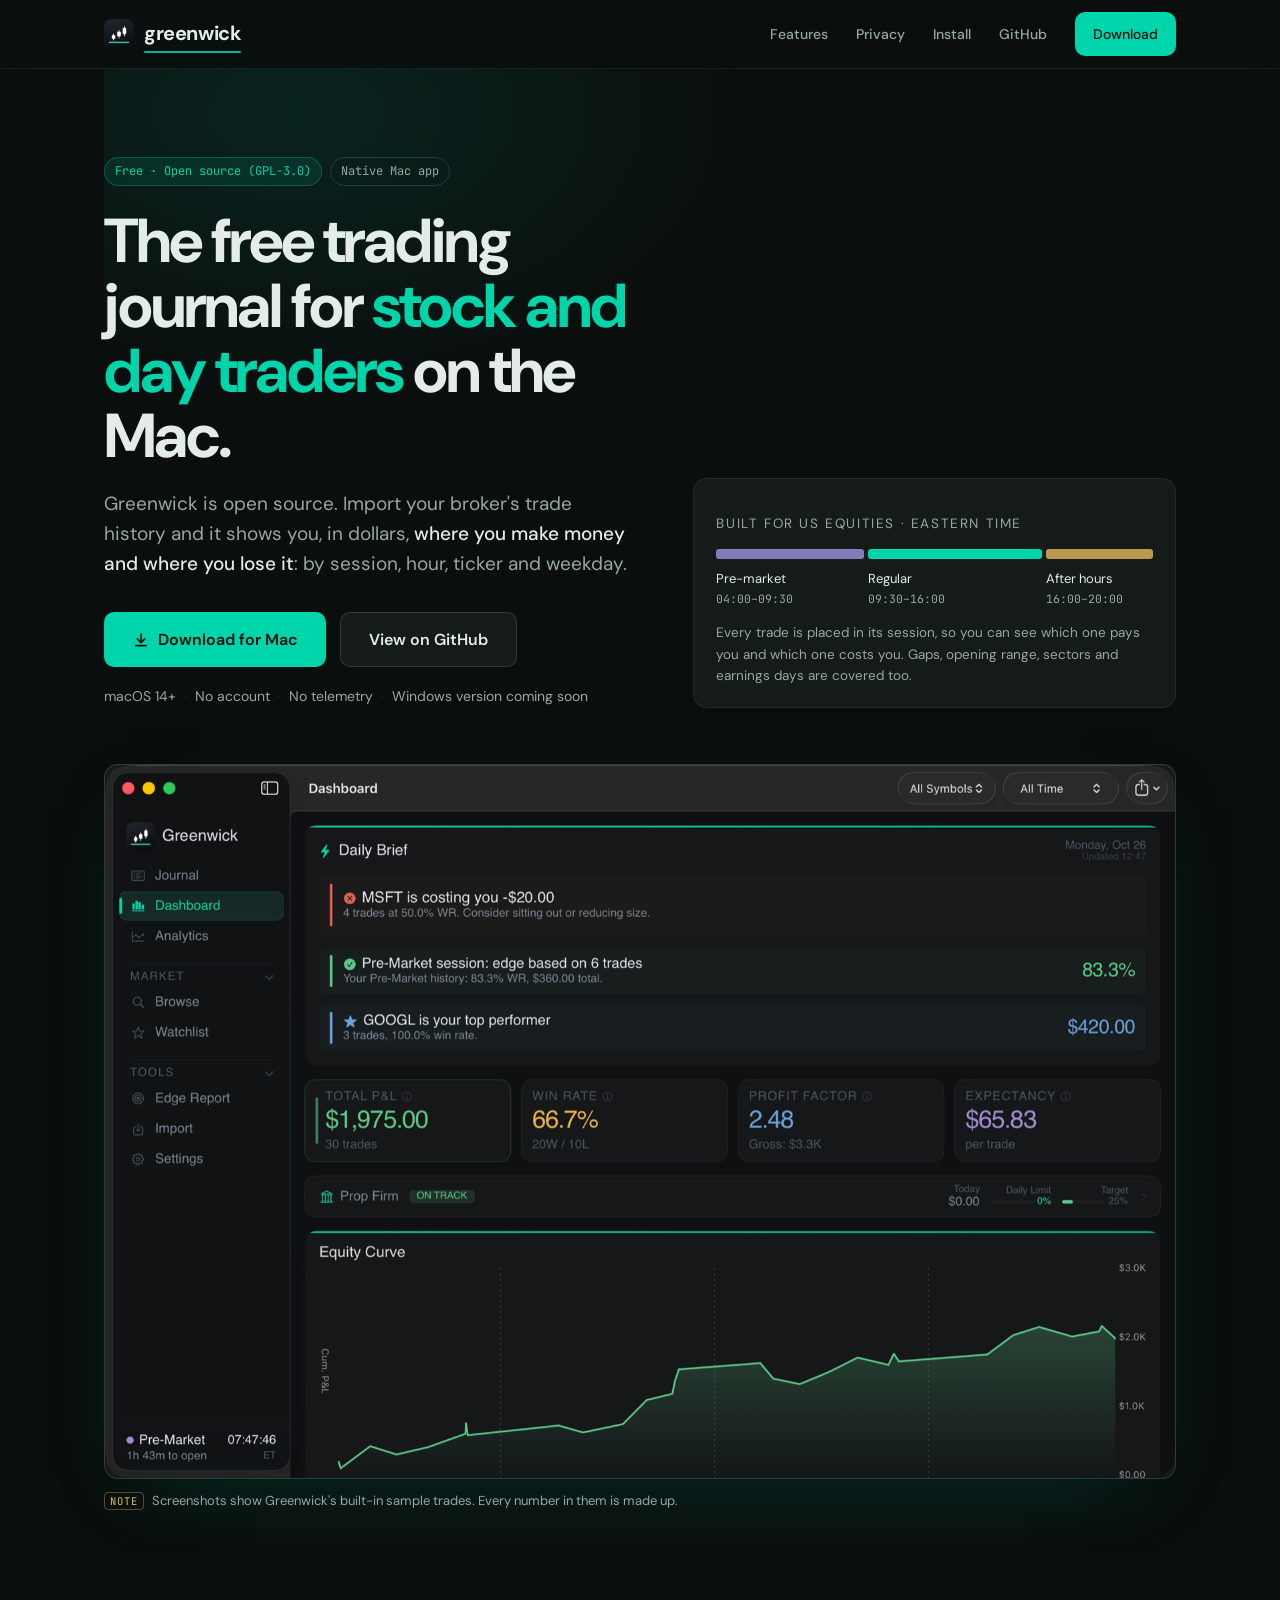
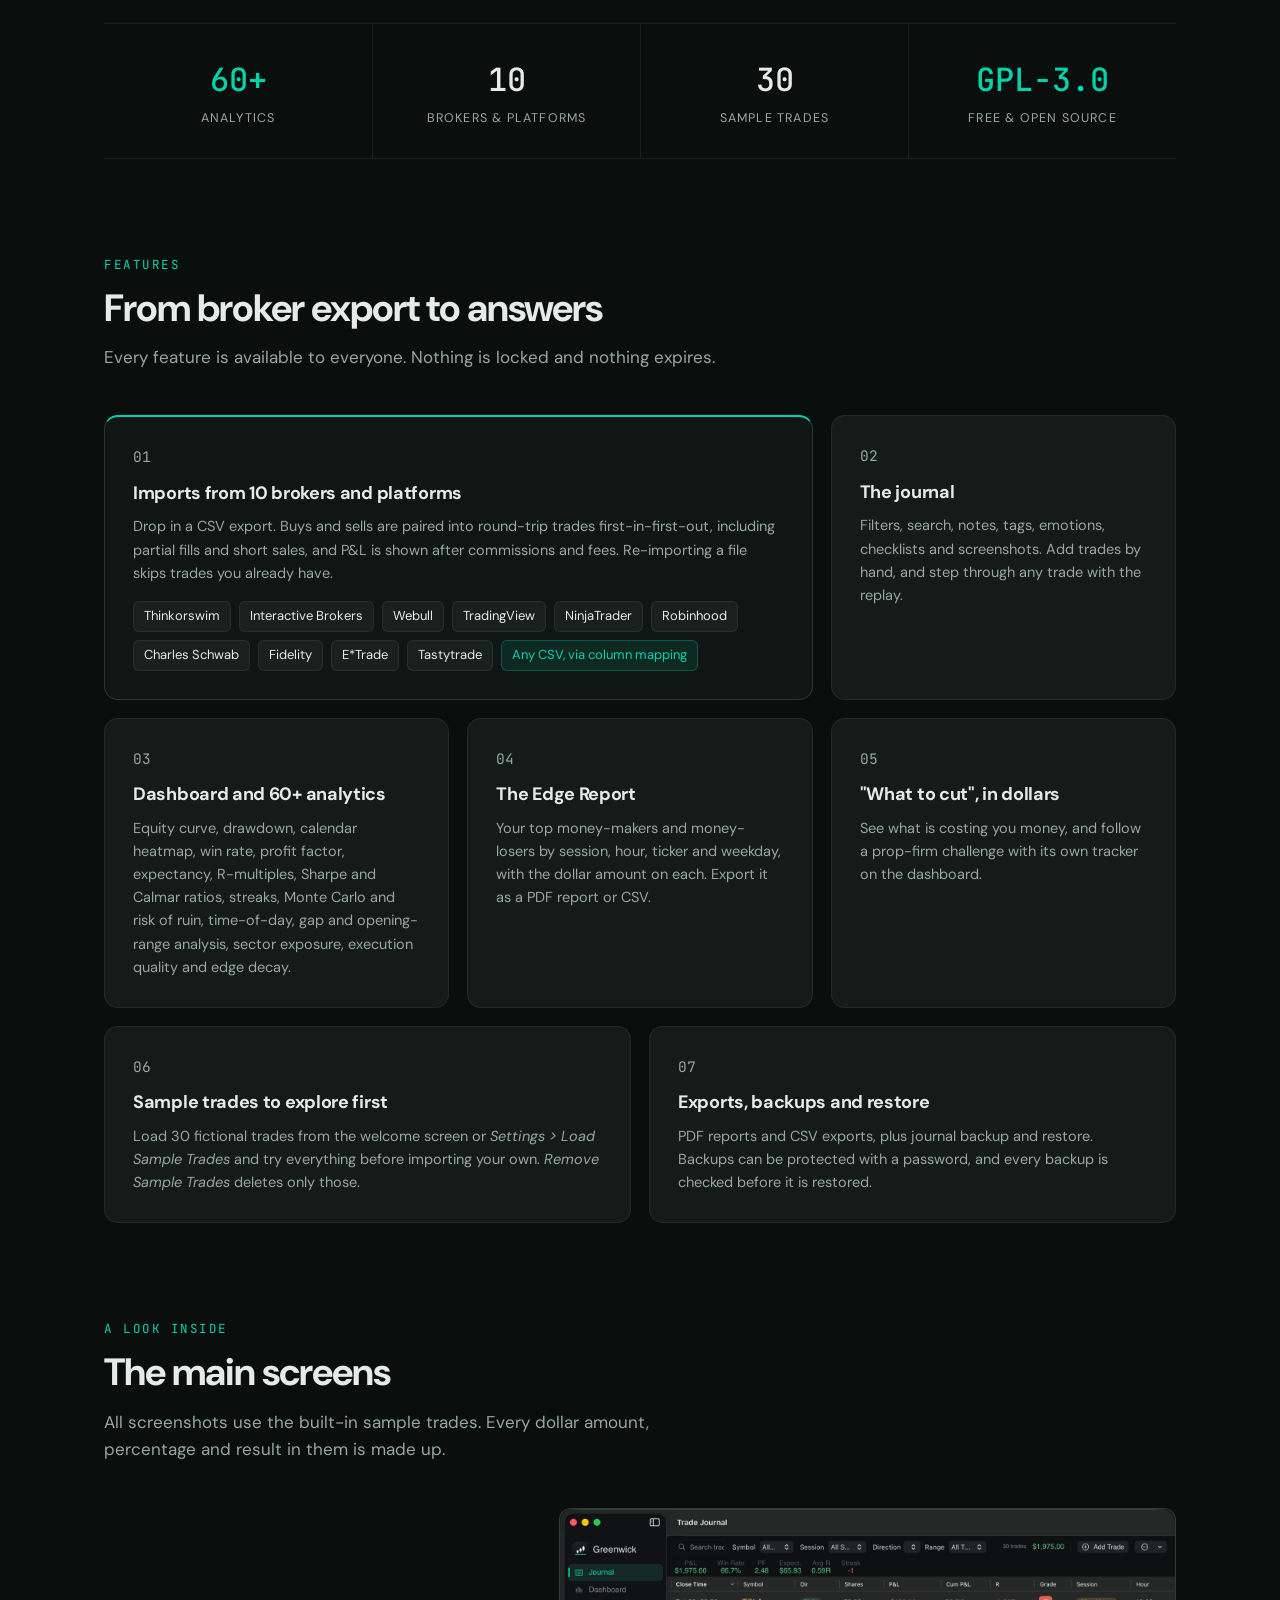
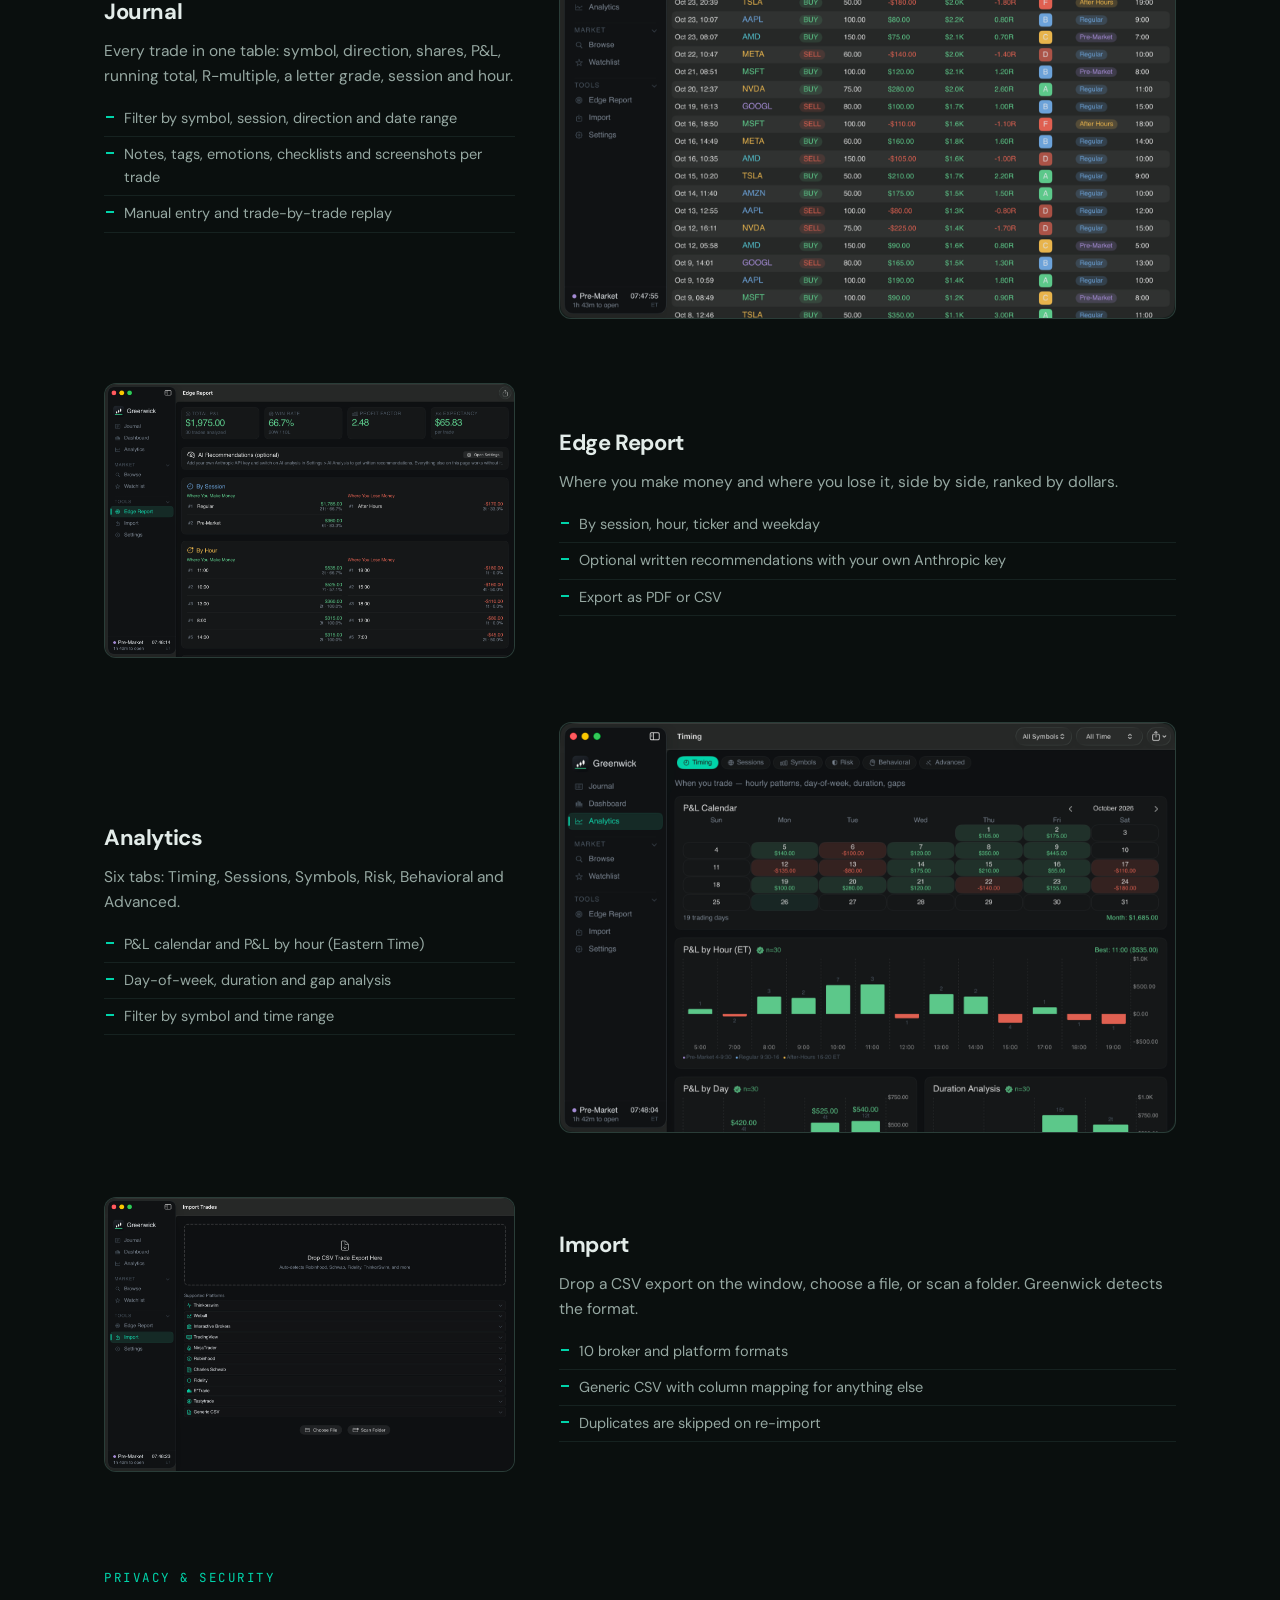
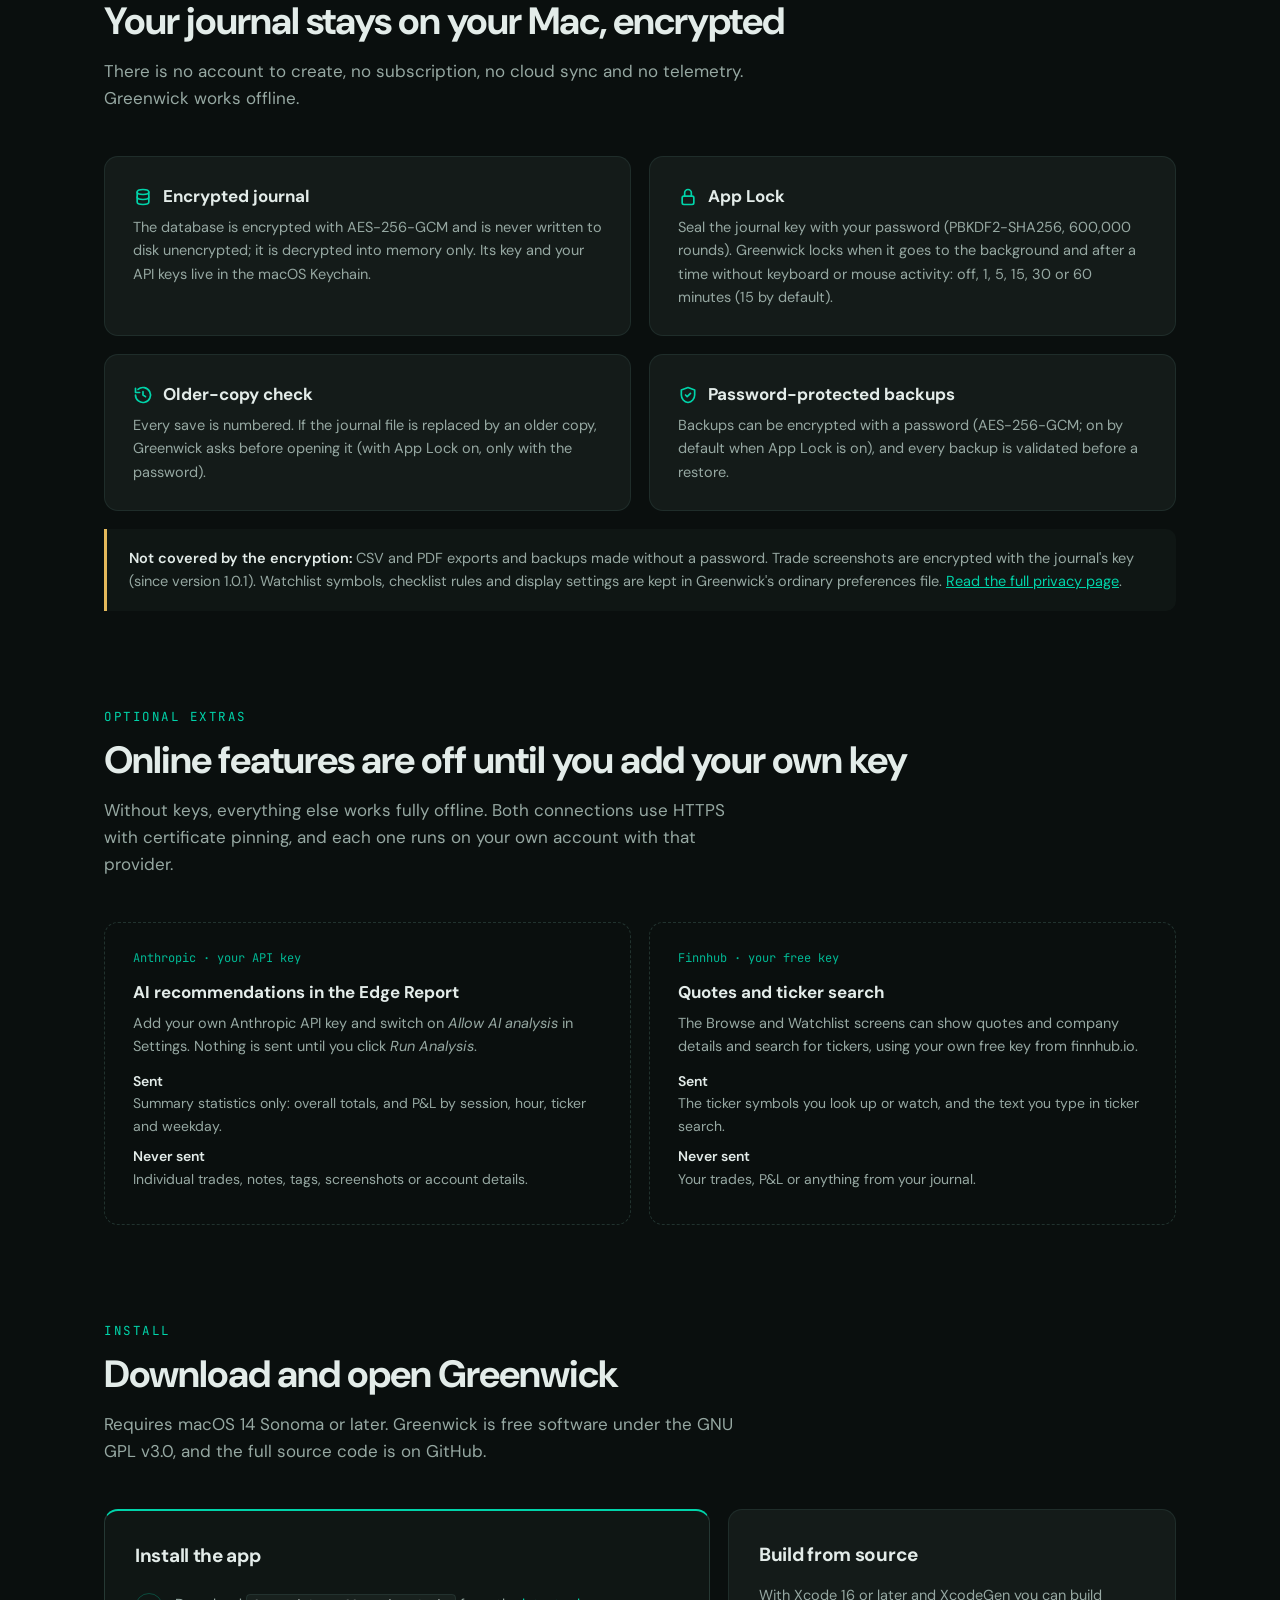
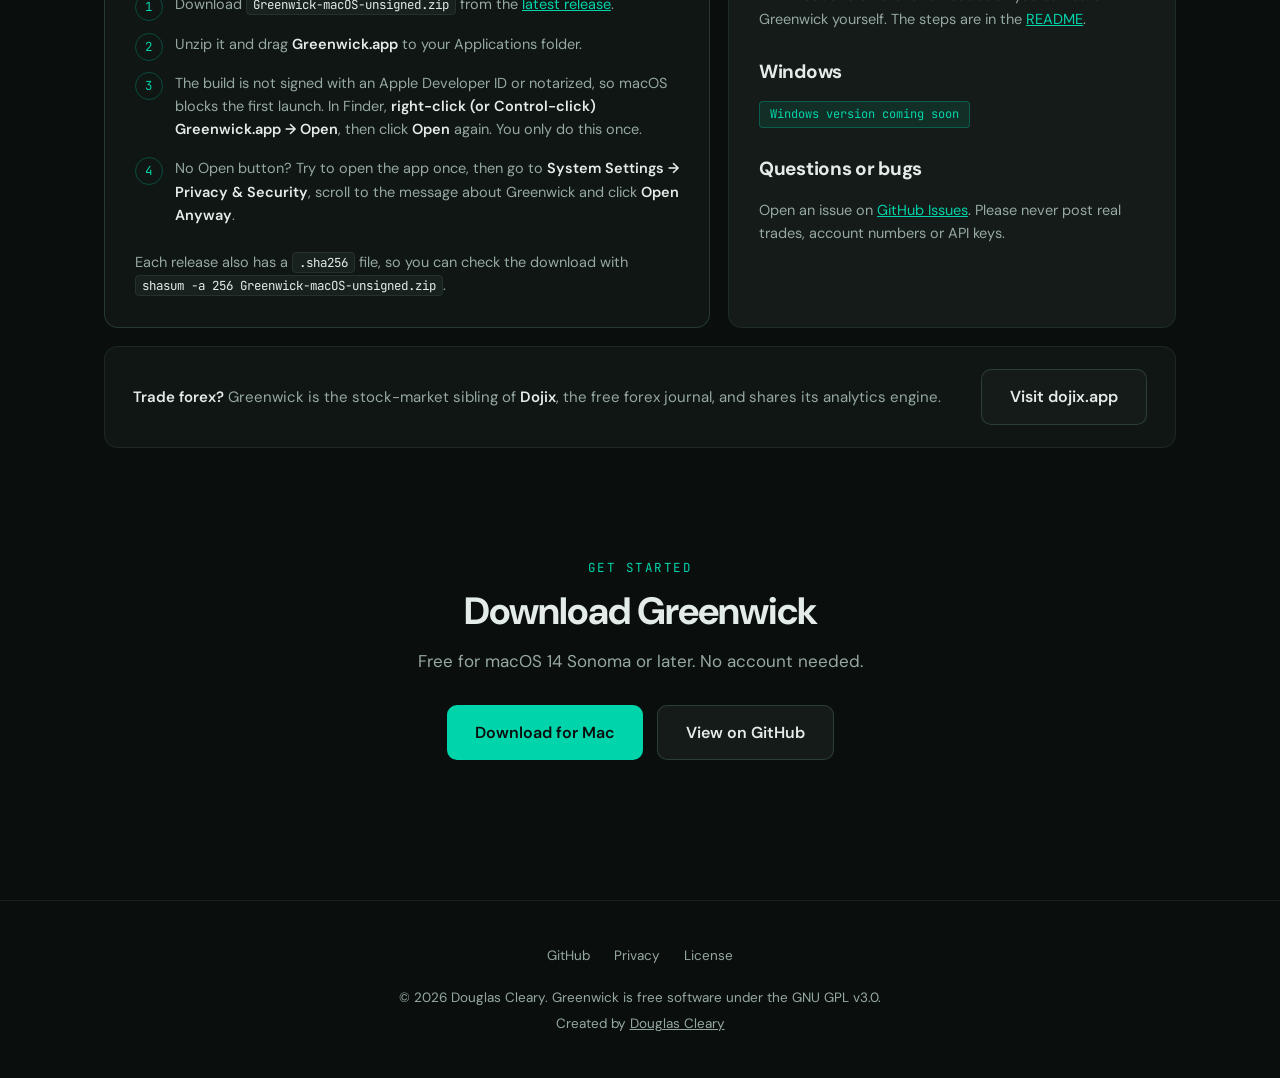
<file: index.html>
<!DOCTYPE html>
<html lang="en">
<head>
    <meta charset="UTF-8">
    <meta name="viewport" content="width=device-width, initial-scale=1.0">
    <title>Greenwick: Free Stock &amp; Day Trading Journal for Mac (Open Source)</title>
    <meta name="description" content="Greenwick is a free, open-source stock and day trading journal for Mac. Import trades from 10 brokers and see 60+ analytics and an Edge Report in dollars. Encrypted, local, no account.">
    <meta name="theme-color" content="#0a0f0e">
    <link rel="canonical" href="https://djctwo.github.io/greenwick/">
    <link rel="icon" type="image/svg+xml" href="images/favicon.svg">
    <link rel="icon" type="image/png" sizes="32x32" href="images/favicon-32x32.png">
    <link rel="icon" type="image/png" sizes="16x16" href="images/favicon-16x16.png">
    <link rel="apple-touch-icon" sizes="180x180" href="images/apple-touch-icon.png">
    <meta property="og:type" content="website">
    <meta property="og:site_name" content="Greenwick">
    <meta property="og:url" content="https://djctwo.github.io/greenwick/">
    <meta property="og:title" content="Greenwick: free, open-source trading journal for stock and day traders on Mac">
    <meta property="og:description" content="Import your broker's trade history and see, in dollars, where you make money and where you lose it. Encrypted, stays on your Mac, no account.">
    <meta property="og:image" content="https://djctwo.github.io/greenwick/images/og-image.png">
    <meta property="og:image:width" content="1200">
    <meta property="og:image:height" content="630">
    <meta property="og:image:alt" content="Greenwick dashboard showing a daily brief, metric cards and an equity curve for fictional sample trades">
    <meta name="twitter:card" content="summary_large_image">
    <meta name="twitter:title" content="Greenwick: free stock trading journal for Mac">
    <meta name="twitter:description" content="Free and open source (GPL-3.0). See, in dollars, where you make and lose money by session, hour, ticker and weekday.">
    <meta name="twitter:image" content="https://djctwo.github.io/greenwick/images/og-image.png">
    <meta name="twitter:image:alt" content="Greenwick dashboard with fictional sample trades">
    <link rel="preconnect" href="https://fonts.googleapis.com">
    <link rel="preconnect" href="https://fonts.gstatic.com" crossorigin>
    <link href="https://fonts.googleapis.com/css2?family=DM+Sans:ital,opsz,wght@0,9..40,400;0,9..40,500;0,9..40,600;0,9..40,700&family=JetBrains+Mono:wght@400;500&display=swap" rel="stylesheet">
    <link rel="stylesheet" href="assets/site.css">
    <script type="application/ld+json">
    {
        "@context": "https://schema.org",
        "@type": "SoftwareApplication",
        "name": "Greenwick",
        "url": "https://djctwo.github.io/greenwick/",
        "description": "A free, open-source trading journal for stock and day traders on the Mac. Imports from 10 brokers, more than 60 analytics and an Edge Report that ranks sessions, hours, tickers and weekdays in dollars. The journal is encrypted and stays on your Mac.",
        "applicationCategory": "FinanceApplication",
        "operatingSystem": "macOS",
        "softwareRequirements": "macOS 14 Sonoma or later",
        "isAccessibleForFree": true,
        "license": "https://www.gnu.org/licenses/gpl-3.0.html",
        "downloadUrl": "https://github.com/djctwo/greenwick/releases/latest",
        "codeRepository": "https://github.com/djctwo/greenwick",
        "image": "https://djctwo.github.io/greenwick/images/dashboard.png",
        "screenshot": "https://djctwo.github.io/greenwick/images/dashboard.png",
        "author": { "@type": "Person", "name": "Douglas Cleary", "url": "https://github.com/djctwo" },
        "offers": { "@type": "Offer", "price": "0", "priceCurrency": "USD" },
        "featureList": "Imports from Thinkorswim, Interactive Brokers, Webull, TradingView, NinjaTrader, Robinhood, Charles Schwab, Fidelity, E*Trade, Tastytrade and any CSV; trade journal with notes, tags, emotions, checklists, screenshots and replay; more than 60 analytics; Edge Report by session, hour, ticker and weekday; pre-market, regular and after-hours sessions; PDF and CSV exports; AES-256-GCM encrypted local journal; App Lock; password-protected backups; optional AI recommendations with your own API key"
    }
    </script>
</head>
<body>
    <a href="#main" class="skip-link">Skip to content</a>
    <header class="site-nav">
        <div class="container">
            <a href="./" class="logo" aria-label="Greenwick home"><img src="images/apple-touch-icon.png" alt="" width="30" height="30"><span class="word">greenwick</span></a>
            <button class="menu-btn" type="button" aria-label="Menu" aria-expanded="false" aria-controls="nav-links">
                <svg viewBox="0 0 24 24" fill="none" stroke="currentColor" stroke-width="2" stroke-linecap="round" aria-hidden="true"><line x1="4" y1="7" x2="20" y2="7"/><line x1="4" y1="12" x2="20" y2="12"/><line x1="4" y1="17" x2="20" y2="17"/></svg>
            </button>
            <nav class="nav-links" id="nav-links" aria-label="Main">
                <a href="#features">Features</a>
                <a href="#privacy">Privacy</a>
                <a href="#install">Install</a>
                <a href="https://github.com/djctwo/greenwick">GitHub</a>
                <a href="https://github.com/djctwo/greenwick/releases/latest" class="btn btn-primary">Download</a>
            </nav>
        </div>
    </header>

    <main id="main">
        <div class="container">
            <section class="hero" aria-labelledby="hero-title">
                <div class="hero-grid">
                    <div>
                        <div class="eyebrow">
                            <span class="chip">Free &middot; Open source (GPL-3.0)</span>
                            <span class="chip plain">Native Mac app</span>
                        </div>
                        <h1 id="hero-title">The free trading journal for <em>stock and day traders</em> on the Mac.</h1>
                        <p class="lede">Greenwick is open source. Import your broker's trade history and it shows you, in dollars, <strong>where you make money and where you lose it</strong>: by session, hour, ticker and weekday.</p>
                        <div class="cta-group">
                            <a href="https://github.com/djctwo/greenwick/releases/latest" class="btn btn-primary">
                                <svg viewBox="0 0 24 24" fill="none" stroke="currentColor" stroke-width="2.2" stroke-linecap="round" stroke-linejoin="round" aria-hidden="true"><path d="M12 4v11"/><path d="M7 10.5 12 15.5l5-5"/><path d="M5 19.5h14"/></svg>
                                Download for Mac
                            </a>
                            <a href="https://github.com/djctwo/greenwick" class="btn btn-secondary">View on GitHub</a>
                        </div>
                        <p class="hero-facts"><span>macOS 14+</span><span>No account</span><span>No telemetry</span><span>Windows version coming soon</span></p>
                    </div>
                    <aside class="sessions" aria-labelledby="sessions-title">
                        <p class="sessions-title" id="sessions-title">Built for US equities &middot; Eastern Time</p>
                        <div class="ribbon" aria-hidden="true"><div class="pre"></div><div class="reg"></div><div class="post"></div></div>
                        <div class="ribbon-labels">
                            <div>Pre-market<small>04:00&ndash;09:30</small></div>
                            <div>Regular<small>09:30&ndash;16:00</small></div>
                            <div>After hours<small>16:00&ndash;20:00</small></div>
                        </div>
                        <p>Every trade is placed in its session, so you can see which one pays you and which one costs you. Gaps, opening range, sectors and earnings days are covered too.</p>
                    </aside>
                </div>

                <figure class="shot-main">
                    <div class="frame">
                        <a href="images/dashboard.png" data-zoom aria-label="Enlarge dashboard screenshot">
                            <img src="images/dashboard.png" alt="Greenwick dashboard: a daily brief with three signals, cards for total P&amp;L, win rate, profit factor and expectancy, a prop-firm tracker and an equity curve" width="1600" height="1066" fetchpriority="high">
                        </a>
                    </div>
                    <figcaption class="made-up">Screenshots show Greenwick's built-in sample trades. Every number in them is made up.</figcaption>
                </figure>
            </section>

            <div class="stats" role="list">
                <div class="stat" role="listitem"><div class="stat-value teal">60+</div><div class="stat-label">Analytics</div></div>
                <div class="stat" role="listitem"><div class="stat-value">10</div><div class="stat-label">Brokers &amp; platforms</div></div>
                <div class="stat" role="listitem"><div class="stat-value">30</div><div class="stat-label">Sample trades</div></div>
                <div class="stat" role="listitem"><div class="stat-value teal">GPL-3.0</div><div class="stat-label">Free &amp; open source</div></div>
            </div>

            <section class="section" id="features" aria-labelledby="features-title">
                <p class="section-label">Features</p>
                <h2 id="features-title">From broker export to answers</h2>
                <p class="section-desc">Every feature is available to everyone. Nothing is locked and nothing expires.</p>

                <div class="features">
                    <article class="card lead">
                        <p class="card-num">01</p>
                        <h3>Imports from 10 brokers and platforms</h3>
                        <p>Drop in a CSV export. Buys and sells are paired into round-trip trades first-in-first-out, including partial fills and short sales, and P&amp;L is shown after commissions and fees. Re-importing a file skips trades you already have.</p>
                        <ul class="brokers" aria-label="Supported import formats">
                            <li>Thinkorswim</li><li>Interactive Brokers</li><li>Webull</li><li>TradingView</li><li>NinjaTrader</li><li>Robinhood</li><li>Charles Schwab</li><li>Fidelity</li><li>E*Trade</li><li>Tastytrade</li><li class="any">Any CSV, via column mapping</li>
                        </ul>
                    </article>
                    <article class="card">
                        <p class="card-num">02</p>
                        <h3>The journal</h3>
                        <p>Filters, search, notes, tags, emotions, checklists and screenshots. Add trades by hand, and step through any trade with the replay.</p>
                    </article>
                    <article class="card">
                        <p class="card-num">03</p>
                        <h3>Dashboard and 60+ analytics</h3>
                        <p>Equity curve, drawdown, calendar heatmap, win rate, profit factor, expectancy, R-multiples, Sharpe and Calmar ratios, streaks, Monte Carlo and risk of ruin, time-of-day, gap and opening-range analysis, sector exposure, execution quality and edge decay.</p>
                    </article>
                    <article class="card">
                        <p class="card-num">04</p>
                        <h3>The Edge Report</h3>
                        <p>Your top money-makers and money-losers by session, hour, ticker and weekday, with the dollar amount on each. Export it as a PDF report or CSV.</p>
                    </article>
                    <article class="card">
                        <p class="card-num">05</p>
                        <h3>"What to cut", in dollars</h3>
                        <p>See what is costing you money, and follow a prop-firm challenge with its own tracker on the dashboard.</p>
                    </article>
                    <article class="card wide">
                        <p class="card-num">06</p>
                        <h3>Sample trades to explore first</h3>
                        <p>Load 30 fictional trades from the welcome screen or <em>Settings &gt; Load Sample Trades</em> and try everything before importing your own. <em>Remove Sample Trades</em> deletes only those.</p>
                    </article>
                    <article class="card wide">
                        <p class="card-num">07</p>
                        <h3>Exports, backups and restore</h3>
                        <p>PDF reports and CSV exports, plus journal backup and restore. Backups can be protected with a password, and every backup is checked before it is restored.</p>
                    </article>
                </div>
            </section>

            <section class="section" id="tour" aria-labelledby="tour-title">
                <p class="section-label">A look inside</p>
                <h2 id="tour-title">The main screens</h2>
                <p class="section-desc">All screenshots use the built-in sample trades. Every dollar amount, percentage and result in them is made up.</p>

                <div class="shots">
                    <div class="shot-row">
                        <div class="shot-text">
                            <h3>Journal</h3>
                            <p>Every trade in one table: symbol, direction, shares, P&amp;L, running total, R-multiple, a letter grade, session and hour.</p>
                            <ul>
                                <li>Filter by symbol, session, direction and date range</li>
                                <li>Notes, tags, emotions, checklists and screenshots per trade</li>
                                <li>Manual entry and trade-by-trade replay</li>
                            </ul>
                        </div>
                        <div class="shot">
                            <a href="images/journal.png" data-zoom aria-label="Enlarge journal screenshot">
                                <img src="images/journal.png" alt="Greenwick trade journal table with filters for symbol, session, direction and range, and columns for close time, symbol, direction, shares, P&amp;L, cumulative P&amp;L, R, grade, session and hour" width="1600" height="1066" loading="lazy">
                            </a>
                        </div>
                    </div>
                    <div class="shot-row flip">
                        <div class="shot-text">
                            <h3>Edge Report</h3>
                            <p>Where you make money and where you lose it, side by side, ranked by dollars.</p>
                            <ul>
                                <li>By session, hour, ticker and weekday</li>
                                <li>Optional written recommendations with your own Anthropic key</li>
                                <li>Export as PDF or CSV</li>
                            </ul>
                        </div>
                        <div class="shot">
                            <a href="images/edge-report.png" data-zoom aria-label="Enlarge Edge Report screenshot">
                                <img src="images/edge-report.png" alt="Greenwick Edge Report: headline totals, an optional AI recommendations panel, and ranked lists of where you make and lose money by session and by hour" width="1600" height="1066" loading="lazy">
                            </a>
                        </div>
                    </div>
                    <div class="shot-row">
                        <div class="shot-text">
                            <h3>Analytics</h3>
                            <p>Six tabs: Timing, Sessions, Symbols, Risk, Behavioral and Advanced.</p>
                            <ul>
                                <li>P&amp;L calendar and P&amp;L by hour (Eastern Time)</li>
                                <li>Day-of-week, duration and gap analysis</li>
                                <li>Filter by symbol and time range</li>
                            </ul>
                        </div>
                        <div class="shot">
                            <a href="images/analytics.png" data-zoom aria-label="Enlarge analytics screenshot">
                                <img src="images/analytics.png" alt="Greenwick analytics, Timing tab: a monthly P&amp;L calendar, a P&amp;L by hour bar chart with pre-market, regular and after-hours sessions, and P&amp;L by day and duration charts" width="1600" height="1066" loading="lazy">
                            </a>
                        </div>
                    </div>
                    <div class="shot-row flip">
                        <div class="shot-text">
                            <h3>Import</h3>
                            <p>Drop a CSV export on the window, choose a file, or scan a folder. Greenwick detects the format.</p>
                            <ul>
                                <li>10 broker and platform formats</li>
                                <li>Generic CSV with column mapping for anything else</li>
                                <li>Duplicates are skipped on re-import</li>
                            </ul>
                        </div>
                        <div class="shot">
                            <a href="images/import.png" data-zoom aria-label="Enlarge import screenshot">
                                <img src="images/import.png" alt="Greenwick import screen: a drop area for CSV trade exports and the list of supported platforms, with Choose File and Scan Folder buttons" width="1600" height="1066" loading="lazy">
                            </a>
                        </div>
                    </div>
                </div>
            </section>

            <section class="section" id="privacy" aria-labelledby="privacy-title">
                <p class="section-label">Privacy &amp; security</p>
                <h2 id="privacy-title">Your journal stays on your Mac, encrypted</h2>
                <p class="section-desc">There is no account to create, no subscription, no cloud sync and no telemetry. Greenwick works offline.</p>

                <div class="sec-grid">
                    <div class="sec">
                        <h3><svg viewBox="0 0 24 24" fill="none" stroke="currentColor" stroke-width="2" stroke-linecap="round" stroke-linejoin="round" aria-hidden="true"><ellipse cx="12" cy="6" rx="7" ry="3"/><path d="M5 6v12c0 1.7 3.1 3 7 3s7-1.3 7-3V6"/><path d="M5 12c0 1.7 3.1 3 7 3s7-1.3 7-3"/></svg>Encrypted journal</h3>
                        <p>The database is encrypted with AES-256-GCM and is never written to disk unencrypted; it is decrypted into memory only. Its key and your API keys live in the macOS Keychain.</p>
                    </div>
                    <div class="sec">
                        <h3><svg viewBox="0 0 24 24" fill="none" stroke="currentColor" stroke-width="2" stroke-linecap="round" stroke-linejoin="round" aria-hidden="true"><rect x="5" y="11" width="14" height="10" rx="2"/><path d="M8 11V7a4 4 0 0 1 8 0v4"/></svg>App Lock</h3>
                        <p>Seal the journal key with your password (PBKDF2-SHA256, 600,000 rounds). Greenwick locks when it goes to the background and after a time without keyboard or mouse activity: off, 1, 5, 15, 30 or 60 minutes (15 by default).</p>
                    </div>
                    <div class="sec">
                        <h3><svg viewBox="0 0 24 24" fill="none" stroke="currentColor" stroke-width="2" stroke-linecap="round" stroke-linejoin="round" aria-hidden="true"><path d="M3 12a9 9 0 1 0 3-6.7"/><path d="M3 4v5h5"/><path d="M12 8v4l3 2"/></svg>Older-copy check</h3>
                        <p>Every save is numbered. If the journal file is replaced by an older copy, Greenwick asks before opening it (with App Lock on, only with the password).</p>
                    </div>
                    <div class="sec">
                        <h3><svg viewBox="0 0 24 24" fill="none" stroke="currentColor" stroke-width="2" stroke-linecap="round" stroke-linejoin="round" aria-hidden="true"><path d="M12 3 4 6v6c0 4.5 3.4 8.3 8 9 4.6-.7 8-4.5 8-9V6l-8-3Z"/><path d="m9 12 2 2 4-4"/></svg>Password-protected backups</h3>
                        <p>Backups can be encrypted with a password (AES-256-GCM; on by default when App Lock is on), and every backup is validated before a restore.</p>
                    </div>
                </div>
                <p class="honest"><strong>Not covered by the encryption:</strong> CSV and PDF exports and backups made without a password. Trade screenshots are encrypted with the journal's key (since version 1.0.1). Watchlist symbols, checklist rules and display settings are kept in Greenwick's ordinary preferences file. <a href="privacy/">Read the full privacy page</a>.</p>
            </section>

            <section class="section" id="optional" aria-labelledby="optional-title">
                <p class="section-label">Optional extras</p>
                <h2 id="optional-title">Online features are off until you add your own key</h2>
                <p class="section-desc">Without keys, everything else works fully offline. Both connections use HTTPS with certificate pinning, and each one runs on your own account with that provider.</p>
                <div class="extras">
                    <div class="extra">
                        <p class="who">Anthropic &middot; your API key</p>
                        <h3>AI recommendations in the Edge Report</h3>
                        <p>Add your own Anthropic API key and switch on <em>Allow AI analysis</em> in Settings. Nothing is sent until you click <em>Run Analysis</em>.</p>
                        <dl>
                            <dt>Sent</dt>
                            <dd>Summary statistics only: overall totals, and P&amp;L by session, hour, ticker and weekday.</dd>
                            <dt>Never sent</dt>
                            <dd>Individual trades, notes, tags, screenshots or account details.</dd>
                        </dl>
                    </div>
                    <div class="extra">
                        <p class="who">Finnhub &middot; your free key</p>
                        <h3>Quotes and ticker search</h3>
                        <p>The Browse and Watchlist screens can show quotes and company details and search for tickers, using your own free key from finnhub.io.</p>
                        <dl>
                            <dt>Sent</dt>
                            <dd>The ticker symbols you look up or watch, and the text you type in ticker search.</dd>
                            <dt>Never sent</dt>
                            <dd>Your trades, P&amp;L or anything from your journal.</dd>
                        </dl>
                    </div>
                </div>
            </section>

            <section class="section" id="install" aria-labelledby="install-title">
                <p class="section-label">Install</p>
                <h2 id="install-title">Download and open Greenwick</h2>
                <p class="section-desc">Requires macOS 14 Sonoma or later. Greenwick is free software under the GNU GPL v3.0, and the full source code is on GitHub.</p>

                <div class="install-grid">
                    <div class="panel accent">
                        <h3>Install the app</h3>
                        <ol class="steps">
                            <li>Download <code>Greenwick-macOS-unsigned.zip</code> from the <a href="https://github.com/djctwo/greenwick/releases/latest">latest release</a>.</li>
                            <li>Unzip it and drag <strong>Greenwick.app</strong> to your Applications folder.</li>
                            <li>The build is not signed with an Apple Developer ID or notarized, so macOS blocks the first launch. In Finder, <strong>right-click (or Control-click) Greenwick.app &rarr; Open</strong>, then click <strong>Open</strong> again. You only do this once.</li>
                            <li>No Open button? Try to open the app once, then go to <strong>System Settings &rarr; Privacy &amp; Security</strong>, scroll to the message about Greenwick and click <strong>Open Anyway</strong>.</li>
                        </ol>
                        <p>Each release also has a <code>.sha256</code> file, so you can check the download with <code>shasum -a 256 Greenwick-macOS-unsigned.zip</code>.</p>
                    </div>
                    <div class="panel">
                        <h3>Build from source</h3>
                        <p>With Xcode 16 or later and XcodeGen you can build Greenwick yourself. The steps are in the <a href="https://github.com/djctwo/greenwick#build-from-source">README</a>.</p>
                        <h3 style="margin-top:26px;">Windows</h3>
                        <p><span class="soon">Windows version coming soon</span></p>
                        <h3 style="margin-top:26px;">Questions or bugs</h3>
                        <p>Open an issue on <a href="https://github.com/djctwo/greenwick/issues">GitHub Issues</a>. Please never post real trades, account numbers or API keys.</p>
                    </div>
                </div>

                <div class="sibling">
                    <p><strong>Trade forex?</strong> Greenwick is the stock-market sibling of <strong>Dojix</strong>, the free forex journal, and shares its analytics engine.</p>
                    <a href="https://dojix.app" class="btn btn-secondary">Visit dojix.app</a>
                </div>
            </section>

            <section class="final" aria-labelledby="final-title">
                <p class="section-label">Get started</p>
                <h2 id="final-title">Download Greenwick</h2>
                <p class="section-desc">Free for macOS 14 Sonoma or later. No account needed.</p>
                <div class="cta-group">
                    <a href="https://github.com/djctwo/greenwick/releases/latest" class="btn btn-primary">Download for Mac</a>
                    <a href="https://github.com/djctwo/greenwick" class="btn btn-secondary">View on GitHub</a>
                </div>
            </section>
        </div>
    </main>

    <footer>
        <div class="container">
            <nav class="footer-links" aria-label="Footer">
                <a href="https://github.com/djctwo/greenwick">GitHub</a>
                <a href="privacy/">Privacy</a>
                <a href="license/">License</a>
            </nav>
            <p>&copy; 2026 Douglas Cleary. Greenwick is free software under the GNU GPL v3.0.</p>
            <p>Created by <a href="https://github.com/djctwo">Douglas Cleary</a></p>
        </div>
    </footer>

    <dialog class="lightbox" id="lightbox" aria-label="Screenshot preview">
        <form method="dialog"><button type="submit" aria-label="Close preview">&times;</button></form>
        <img alt="">
    </dialog>
    <script src="assets/site.js" defer></script>
</body>
</html>
</file>
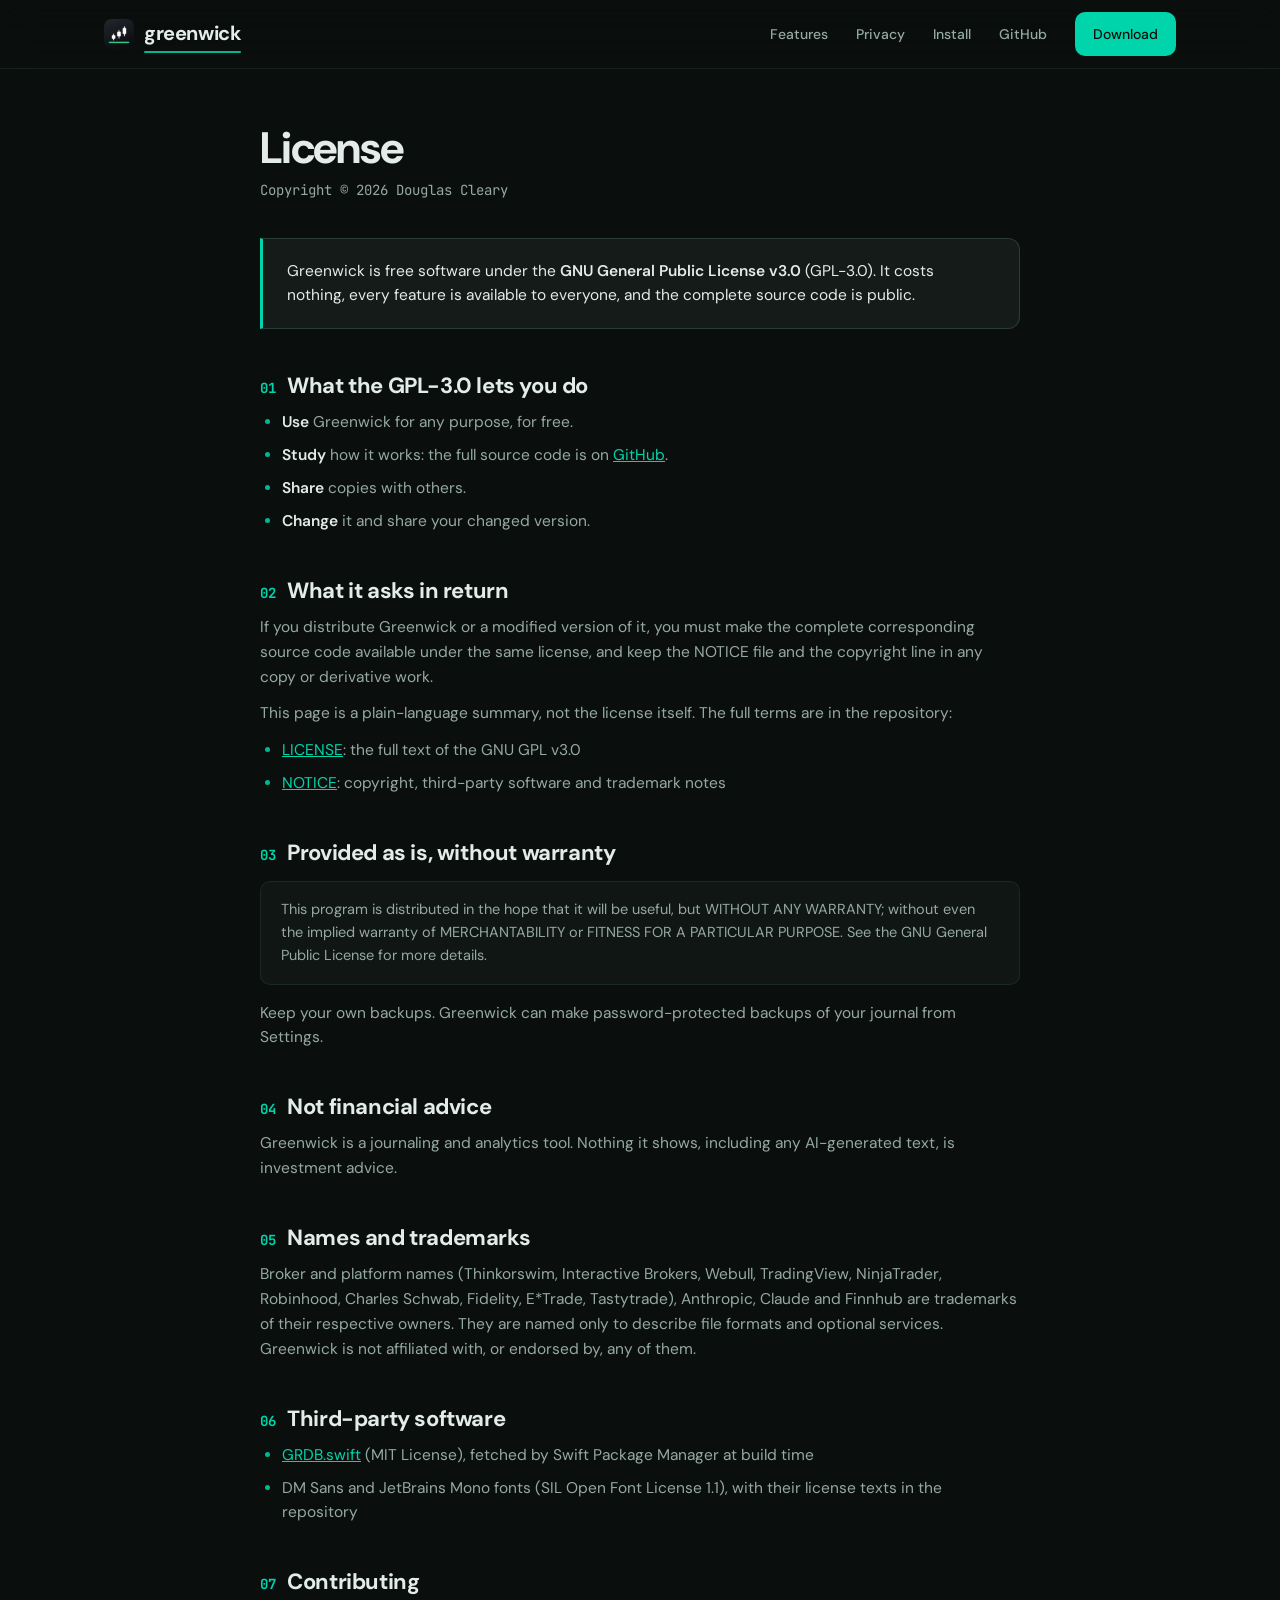
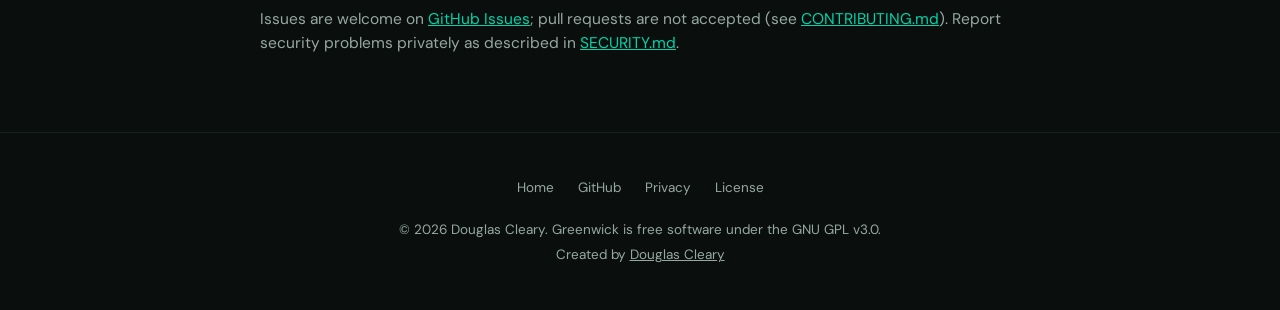
<file: license/index.html>
<!DOCTYPE html>
<html lang="en">
<head>
    <meta charset="UTF-8">
    <meta name="viewport" content="width=device-width, initial-scale=1.0">
    <title>License (GPL-3.0): Greenwick, the Free Trading Journal for Mac</title>
    <meta name="description" content="Greenwick is a free trading journal for Mac, released as open source under the GNU GPL v3.0. What the license allows, the no-warranty terms, and why it is not financial advice.">
    <meta name="theme-color" content="#0a0f0e">
    <link rel="canonical" href="https://djctwo.github.io/greenwick/license/">
    <link rel="icon" type="image/svg+xml" href="../images/favicon.svg">
    <link rel="icon" type="image/png" sizes="32x32" href="../images/favicon-32x32.png">
    <link rel="icon" type="image/png" sizes="16x16" href="../images/favicon-16x16.png">
    <link rel="apple-touch-icon" sizes="180x180" href="../images/apple-touch-icon.png">
    <meta property="og:type" content="website">
    <meta property="og:site_name" content="Greenwick">
    <meta property="og:url" content="https://djctwo.github.io/greenwick/license/">
    <meta property="og:title" content="Greenwick license: free software under the GNU GPL v3.0">
    <meta property="og:description" content="Greenwick, the free stock and day trading journal for Mac, is open source under the GPL-3.0.">
    <meta property="og:image" content="https://djctwo.github.io/greenwick/images/og-image.png">
    <meta property="og:image:width" content="1200">
    <meta property="og:image:height" content="630">
    <meta property="og:image:alt" content="Greenwick dashboard with fictional sample trades">
    <meta name="twitter:card" content="summary_large_image">
    <meta name="twitter:title" content="Greenwick license (GPL-3.0)">
    <meta name="twitter:description" content="Free and open source under the GNU GPL v3.0. Provided as is, without warranty. Not financial advice.">
    <meta name="twitter:image" content="https://djctwo.github.io/greenwick/images/og-image.png">
    <link rel="preconnect" href="https://fonts.googleapis.com">
    <link rel="preconnect" href="https://fonts.gstatic.com" crossorigin>
    <link href="https://fonts.googleapis.com/css2?family=DM+Sans:ital,opsz,wght@0,9..40,400;0,9..40,500;0,9..40,600;0,9..40,700&family=JetBrains+Mono:wght@400;500&display=swap" rel="stylesheet">
    <link rel="stylesheet" href="../assets/site.css">
    <script type="application/ld+json">
    {
        "@context": "https://schema.org",
        "@type": "SoftwareApplication",
        "name": "Greenwick",
        "url": "https://djctwo.github.io/greenwick/",
        "description": "A free, open-source trading journal for stock and day traders on the Mac, released under the GNU General Public License v3.0.",
        "applicationCategory": "FinanceApplication",
        "operatingSystem": "macOS",
        "softwareRequirements": "macOS 14 Sonoma or later",
        "isAccessibleForFree": true,
        "license": "https://www.gnu.org/licenses/gpl-3.0.html",
        "downloadUrl": "https://github.com/djctwo/greenwick/releases/latest",
        "codeRepository": "https://github.com/djctwo/greenwick",
        "image": "https://djctwo.github.io/greenwick/images/dashboard.png",
        "copyrightYear": "2026",
        "copyrightHolder": { "@type": "Person", "name": "Douglas Cleary" },
        "author": { "@type": "Person", "name": "Douglas Cleary", "url": "https://github.com/djctwo" },
        "offers": { "@type": "Offer", "price": "0", "priceCurrency": "USD" }
    }
    </script>
</head>
<body>
    <a href="#main" class="skip-link">Skip to content</a>
    <header class="site-nav">
        <div class="container">
            <a href="../" class="logo" aria-label="Greenwick home"><img src="../images/apple-touch-icon.png" alt="" width="30" height="30"><span class="word">greenwick</span></a>
            <button class="menu-btn" type="button" aria-label="Menu" aria-expanded="false" aria-controls="nav-links">
                <svg viewBox="0 0 24 24" fill="none" stroke="currentColor" stroke-width="2" stroke-linecap="round" aria-hidden="true"><line x1="4" y1="7" x2="20" y2="7"/><line x1="4" y1="12" x2="20" y2="12"/><line x1="4" y1="17" x2="20" y2="17"/></svg>
            </button>
            <nav class="nav-links" id="nav-links" aria-label="Main">
                <a href="../#features">Features</a>
                <a href="../privacy/">Privacy</a>
                <a href="../#install">Install</a>
                <a href="https://github.com/djctwo/greenwick">GitHub</a>
                <a href="https://github.com/djctwo/greenwick/releases/latest" class="btn btn-primary">Download</a>
            </nav>
        </div>
    </header>

    <main id="main" class="container narrow doc">
        <h1>License</h1>
        <p class="updated">Copyright &copy; 2026 Douglas Cleary</p>

        <div class="summary">
            <p>Greenwick is free software under the <strong>GNU General Public License v3.0</strong> (GPL-3.0). It costs nothing, every feature is available to everyone, and the complete source code is public.</p>
        </div>

        <h2><span class="n">01</span>What the GPL-3.0 lets you do</h2>
        <ul>
            <li><strong>Use</strong> Greenwick for any purpose, for free.</li>
            <li><strong>Study</strong> how it works: the full source code is on <a href="https://github.com/djctwo/greenwick">GitHub</a>.</li>
            <li><strong>Share</strong> copies with others.</li>
            <li><strong>Change</strong> it and share your changed version.</li>
        </ul>

        <h2><span class="n">02</span>What it asks in return</h2>
        <p>If you distribute Greenwick or a modified version of it, you must make the complete corresponding source code available under the same license, and keep the NOTICE file and the copyright line in any copy or derivative work.</p>
        <p>This page is a plain-language summary, not the license itself. The full terms are in the repository:</p>
        <ul>
            <li><a href="https://github.com/djctwo/greenwick/blob/main/LICENSE">LICENSE</a>: the full text of the GNU GPL v3.0</li>
            <li><a href="https://github.com/djctwo/greenwick/blob/main/NOTICE">NOTICE</a>: copyright, third-party software and trademark notes</li>
        </ul>

        <h2><span class="n">03</span>Provided as is, without warranty</h2>
        <blockquote>This program is distributed in the hope that it will be useful, but WITHOUT ANY WARRANTY; without even the implied warranty of MERCHANTABILITY or FITNESS FOR A PARTICULAR PURPOSE. See the GNU General Public License for more details.</blockquote>
        <p>Keep your own backups. Greenwick can make password-protected backups of your journal from Settings.</p>

        <h2><span class="n">04</span>Not financial advice</h2>
        <p>Greenwick is a journaling and analytics tool. Nothing it shows, including any AI-generated text, is investment advice.</p>

        <h2><span class="n">05</span>Names and trademarks</h2>
        <p>Broker and platform names (Thinkorswim, Interactive Brokers, Webull, TradingView, NinjaTrader, Robinhood, Charles Schwab, Fidelity, E*Trade, Tastytrade), Anthropic, Claude and Finnhub are trademarks of their respective owners. They are named only to describe file formats and optional services. Greenwick is not affiliated with, or endorsed by, any of them.</p>

        <h2><span class="n">06</span>Third-party software</h2>
        <ul>
            <li><a href="https://github.com/groue/GRDB.swift">GRDB.swift</a> (MIT License), fetched by Swift Package Manager at build time</li>
            <li>DM Sans and JetBrains Mono fonts (SIL Open Font License 1.1), with their license texts in the repository</li>
        </ul>

        <h2><span class="n">07</span>Contributing</h2>
        <p>Issues are welcome on <a href="https://github.com/djctwo/greenwick/issues">GitHub Issues</a>; pull requests are not accepted (see <a href="https://github.com/djctwo/greenwick/blob/main/CONTRIBUTING.md">CONTRIBUTING.md</a>). Report security problems privately as described in <a href="https://github.com/djctwo/greenwick/blob/main/SECURITY.md">SECURITY.md</a>.</p>
    </main>

    <footer>
        <div class="container">
            <nav class="footer-links" aria-label="Footer">
                <a href="../">Home</a>
                <a href="https://github.com/djctwo/greenwick">GitHub</a>
                <a href="../privacy/">Privacy</a>
                <a href="./" aria-current="page">License</a>
            </nav>
            <p>&copy; 2026 Douglas Cleary. Greenwick is free software under the GNU GPL v3.0.</p>
            <p>Created by <a href="https://github.com/djctwo">Douglas Cleary</a></p>
        </div>
    </footer>
    <script src="../assets/site.js" defer></script>
</body>
</html>
</file>
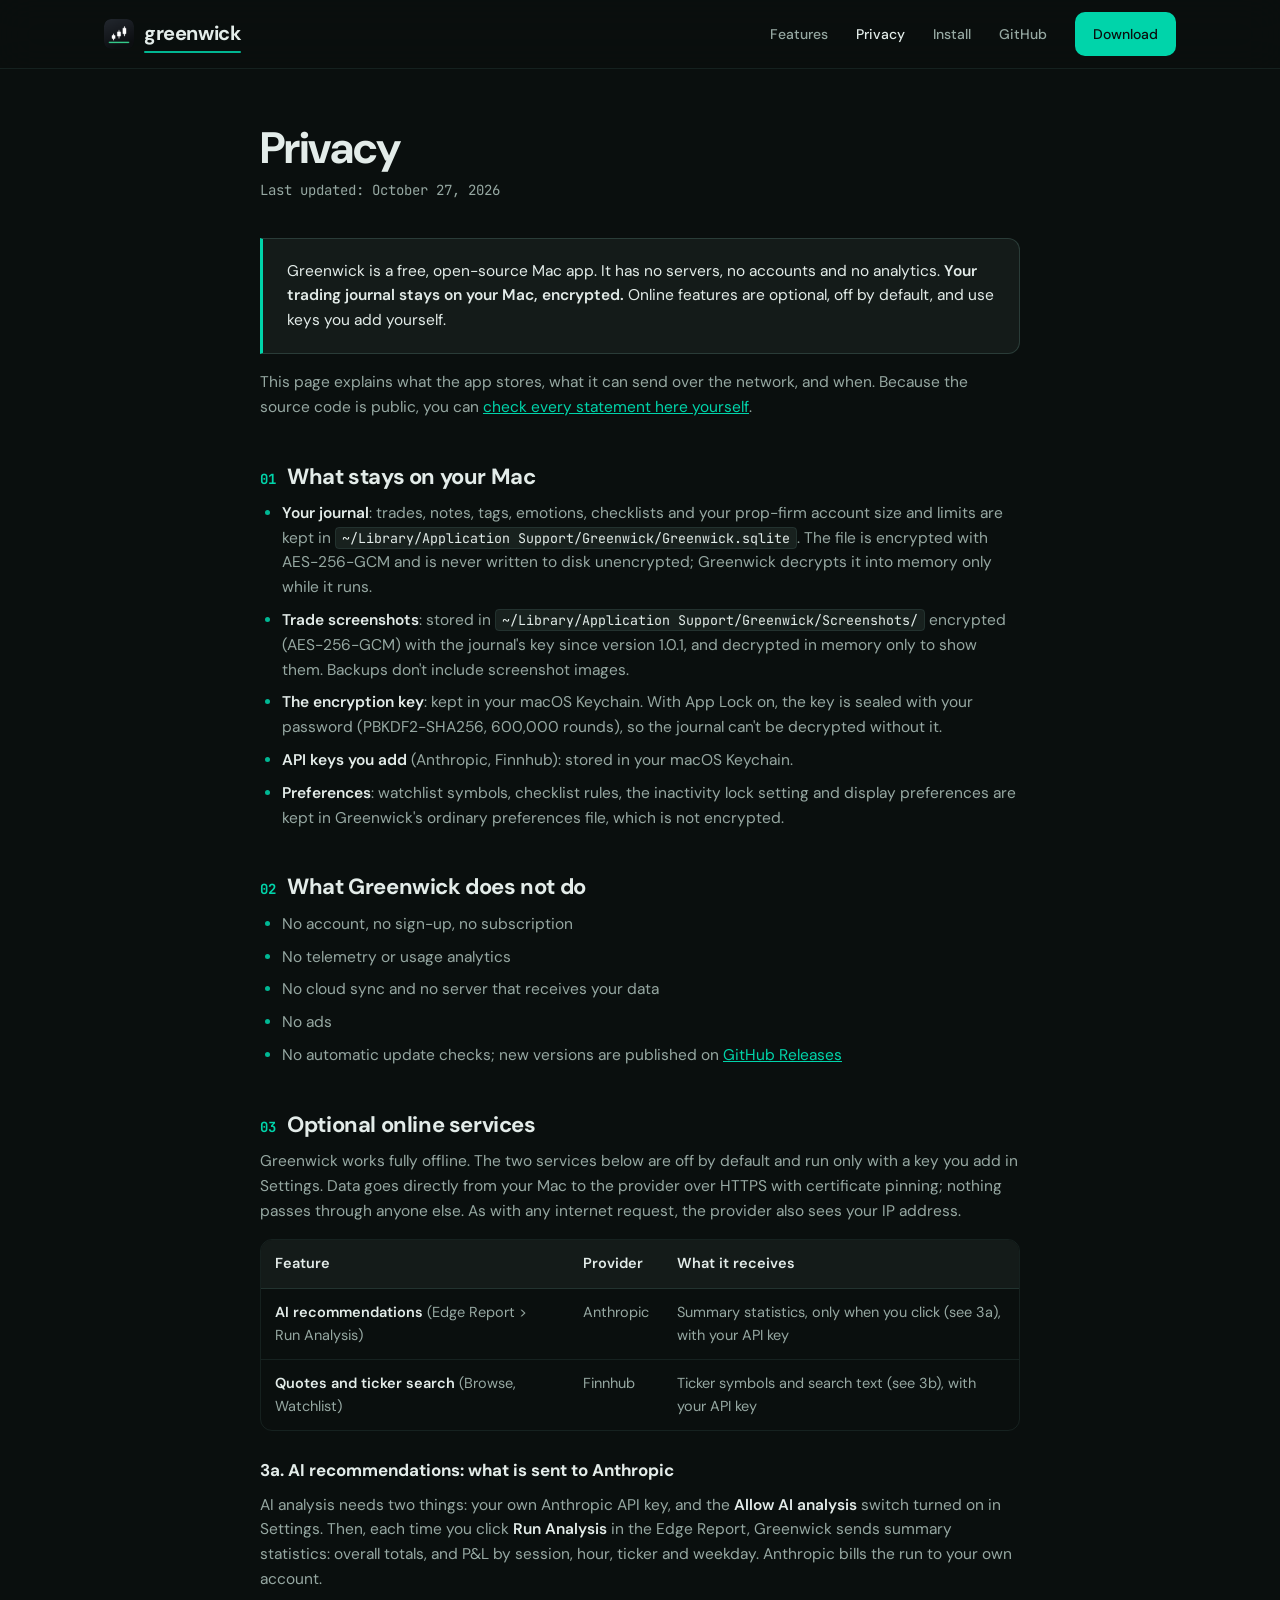
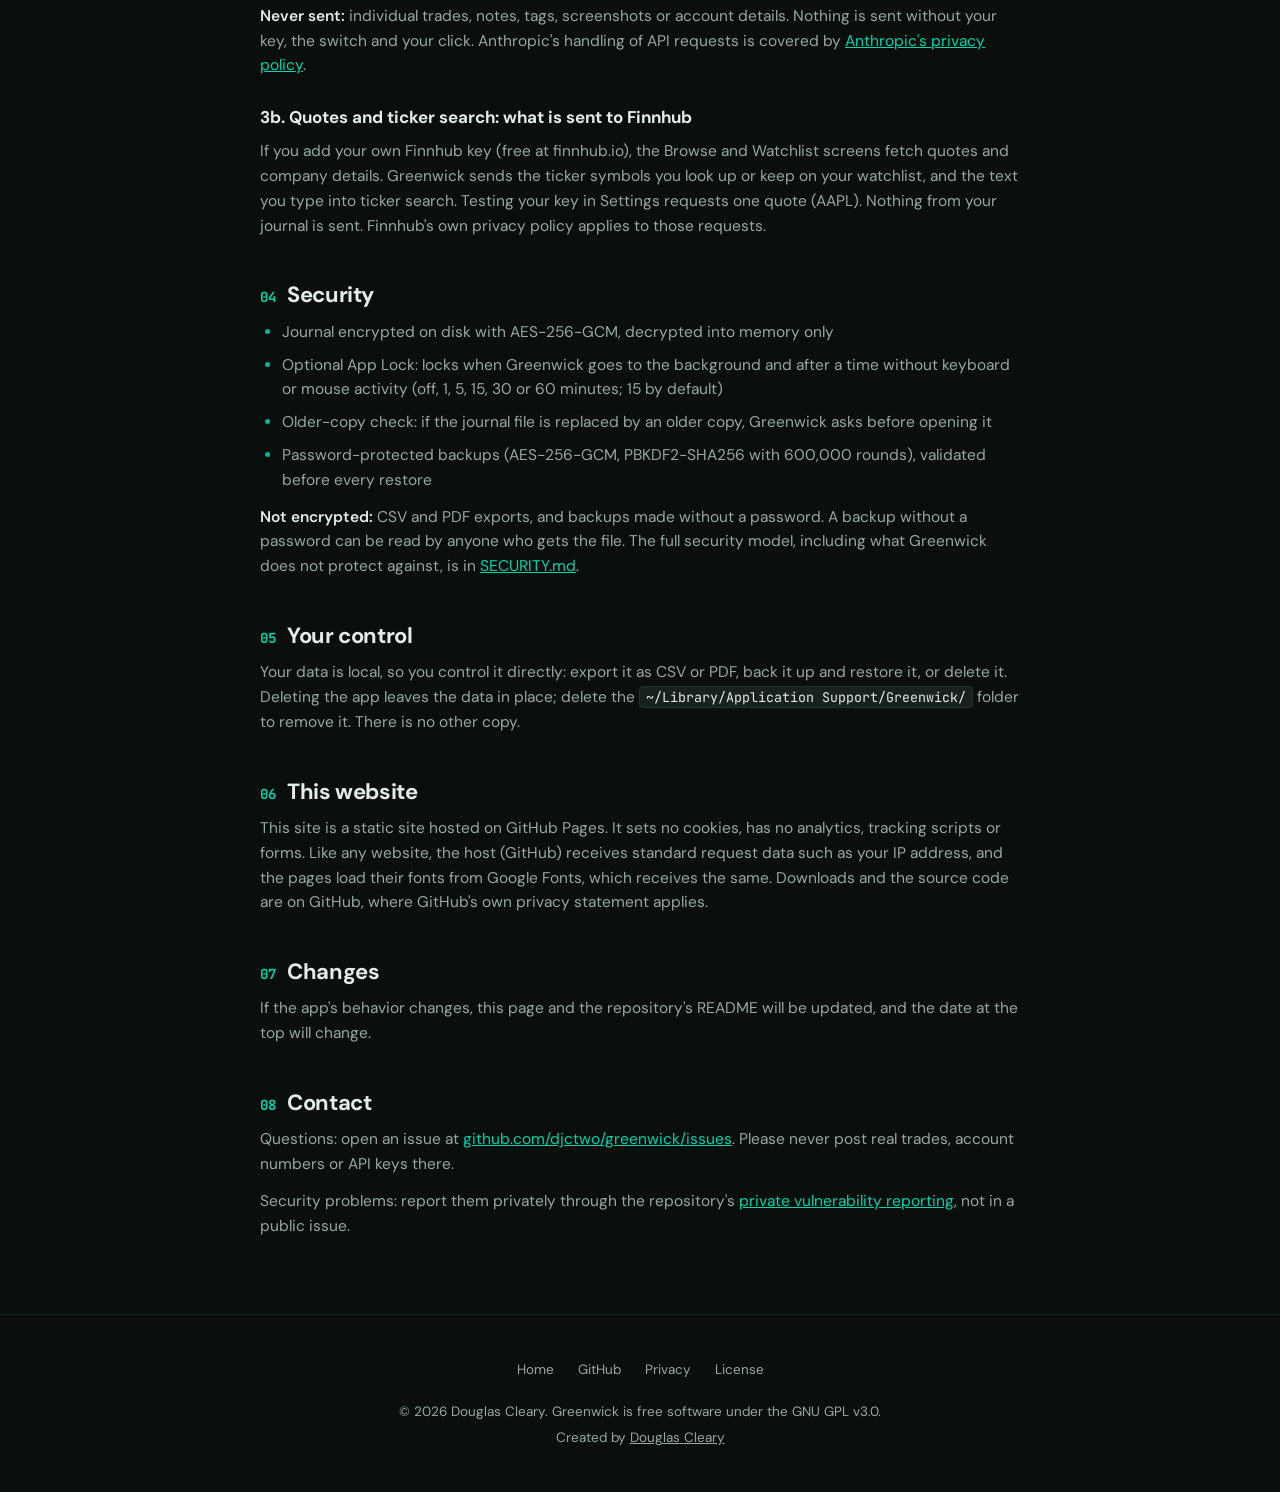
<file: privacy/index.html>
<!DOCTYPE html>
<html lang="en">
<head>
    <meta charset="UTF-8">
    <meta name="viewport" content="width=device-width, initial-scale=1.0">
    <title>Privacy: Greenwick, the Free Stock Trading Journal for Mac</title>
    <meta name="description" content="How Greenwick, a free and open-source trading journal for Mac, handles your data: an encrypted journal that stays on your Mac, no account, no telemetry, and opt-in online features.">
    <meta name="theme-color" content="#0a0f0e">
    <link rel="canonical" href="https://djctwo.github.io/greenwick/privacy/">
    <link rel="icon" type="image/svg+xml" href="../images/favicon.svg">
    <link rel="icon" type="image/png" sizes="32x32" href="../images/favicon-32x32.png">
    <link rel="icon" type="image/png" sizes="16x16" href="../images/favicon-16x16.png">
    <link rel="apple-touch-icon" sizes="180x180" href="../images/apple-touch-icon.png">
    <meta property="og:type" content="website">
    <meta property="og:site_name" content="Greenwick">
    <meta property="og:url" content="https://djctwo.github.io/greenwick/privacy/">
    <meta property="og:title" content="Greenwick privacy: your trading journal stays on your Mac">
    <meta property="og:description" content="Encrypted local journal, no account, no telemetry. Exactly what the optional online features send, and when.">
    <meta property="og:image" content="https://djctwo.github.io/greenwick/images/og-image.png">
    <meta property="og:image:width" content="1200">
    <meta property="og:image:height" content="630">
    <meta property="og:image:alt" content="Greenwick dashboard with fictional sample trades">
    <meta name="twitter:card" content="summary_large_image">
    <meta name="twitter:title" content="Greenwick privacy">
    <meta name="twitter:description" content="Encrypted local journal, no account, no telemetry. Exactly what the optional online features send.">
    <meta name="twitter:image" content="https://djctwo.github.io/greenwick/images/og-image.png">
    <link rel="preconnect" href="https://fonts.googleapis.com">
    <link rel="preconnect" href="https://fonts.gstatic.com" crossorigin>
    <link href="https://fonts.googleapis.com/css2?family=DM+Sans:ital,opsz,wght@0,9..40,400;0,9..40,500;0,9..40,600;0,9..40,700&family=JetBrains+Mono:wght@400;500&display=swap" rel="stylesheet">
    <link rel="stylesheet" href="../assets/site.css">
    <script type="application/ld+json">
    {
        "@context": "https://schema.org",
        "@type": "SoftwareApplication",
        "name": "Greenwick",
        "url": "https://djctwo.github.io/greenwick/",
        "description": "A free, open-source trading journal for stock and day traders on the Mac. The journal is encrypted and stays on your Mac; there is no account and no telemetry.",
        "applicationCategory": "FinanceApplication",
        "operatingSystem": "macOS",
        "softwareRequirements": "macOS 14 Sonoma or later",
        "isAccessibleForFree": true,
        "license": "https://www.gnu.org/licenses/gpl-3.0.html",
        "downloadUrl": "https://github.com/djctwo/greenwick/releases/latest",
        "image": "https://djctwo.github.io/greenwick/images/dashboard.png",
        "author": { "@type": "Person", "name": "Douglas Cleary", "url": "https://github.com/djctwo" },
        "offers": { "@type": "Offer", "price": "0", "priceCurrency": "USD" }
    }
    </script>
</head>
<body>
    <a href="#main" class="skip-link">Skip to content</a>
    <header class="site-nav">
        <div class="container">
            <a href="../" class="logo" aria-label="Greenwick home"><img src="../images/apple-touch-icon.png" alt="" width="30" height="30"><span class="word">greenwick</span></a>
            <button class="menu-btn" type="button" aria-label="Menu" aria-expanded="false" aria-controls="nav-links">
                <svg viewBox="0 0 24 24" fill="none" stroke="currentColor" stroke-width="2" stroke-linecap="round" aria-hidden="true"><line x1="4" y1="7" x2="20" y2="7"/><line x1="4" y1="12" x2="20" y2="12"/><line x1="4" y1="17" x2="20" y2="17"/></svg>
            </button>
            <nav class="nav-links" id="nav-links" aria-label="Main">
                <a href="../#features">Features</a>
                <a href="./" aria-current="page">Privacy</a>
                <a href="../#install">Install</a>
                <a href="https://github.com/djctwo/greenwick">GitHub</a>
                <a href="https://github.com/djctwo/greenwick/releases/latest" class="btn btn-primary">Download</a>
            </nav>
        </div>
    </header>

    <main id="main" class="container narrow doc">
        <h1>Privacy</h1>
        <p class="updated">Last updated: October 27, 2026</p>

        <div class="summary">
            <p>Greenwick is a free, open-source Mac app. It has no servers, no accounts and no analytics. <strong>Your trading journal stays on your Mac, encrypted.</strong> Online features are optional, off by default, and use keys you add yourself.</p>
        </div>
        <p style="margin-top:16px;">This page explains what the app stores, what it can send over the network, and when. Because the source code is public, you can <a href="https://github.com/djctwo/greenwick">check every statement here yourself</a>.</p>

        <h2><span class="n">01</span>What stays on your Mac</h2>
        <ul>
            <li><strong>Your journal</strong>: trades, notes, tags, emotions, checklists and your prop-firm account size and limits are kept in <code>~/Library/Application Support/Greenwick/Greenwick.sqlite</code>. The file is encrypted with AES-256-GCM and is never written to disk unencrypted; Greenwick decrypts it into memory only while it runs.</li>
            <li><strong>Trade screenshots</strong>: stored in <code>~/Library/Application Support/Greenwick/Screenshots/</code> encrypted (AES-256-GCM) with the journal's key since version 1.0.1, and decrypted in memory only to show them. Backups don't include screenshot images.</li>
            <li><strong>The encryption key</strong>: kept in your macOS Keychain. With App Lock on, the key is sealed with your password (PBKDF2-SHA256, 600,000 rounds), so the journal can't be decrypted without it.</li>
            <li><strong>API keys you add</strong> (Anthropic, Finnhub): stored in your macOS Keychain.</li>
            <li><strong>Preferences</strong>: watchlist symbols, checklist rules, the inactivity lock setting and display preferences are kept in Greenwick's ordinary preferences file, which is not encrypted.</li>
        </ul>

        <h2><span class="n">02</span>What Greenwick does not do</h2>
        <ul>
            <li>No account, no sign-up, no subscription</li>
            <li>No telemetry or usage analytics</li>
            <li>No cloud sync and no server that receives your data</li>
            <li>No ads</li>
            <li>No automatic update checks; new versions are published on <a href="https://github.com/djctwo/greenwick/releases">GitHub Releases</a></li>
        </ul>

        <h2><span class="n">03</span>Optional online services</h2>
        <p>Greenwick works fully offline. The two services below are off by default and run only with a key you add in Settings. Data goes directly from your Mac to the provider over HTTPS with certificate pinning; nothing passes through anyone else. As with any internet request, the provider also sees your IP address.</p>
        <div class="table-wrap">
            <table>
                <caption class="sr-only">Optional online services and the data each one receives</caption>
                <thead><tr><th scope="col">Feature</th><th scope="col">Provider</th><th scope="col">What it receives</th></tr></thead>
                <tbody>
                    <tr><td><strong>AI recommendations</strong> (Edge Report &gt; Run Analysis)</td><td>Anthropic</td><td>Summary statistics, only when you click (see 3a), with your API key</td></tr>
                    <tr><td><strong>Quotes and ticker search</strong> (Browse, Watchlist)</td><td>Finnhub</td><td>Ticker symbols and search text (see 3b), with your API key</td></tr>
                </tbody>
            </table>
        </div>

        <h3>3a. AI recommendations: what is sent to Anthropic</h3>
        <p>AI analysis needs two things: your own Anthropic API key, and the <strong>Allow AI analysis</strong> switch turned on in Settings. Then, each time you click <strong>Run Analysis</strong> in the Edge Report, Greenwick sends summary statistics: overall totals, and P&amp;L by session, hour, ticker and weekday. Anthropic bills the run to your own account.</p>
        <p><strong>Never sent:</strong> individual trades, notes, tags, screenshots or account details. Nothing is sent without your key, the switch and your click. Anthropic's handling of API requests is covered by <a href="https://www.anthropic.com/legal/privacy" rel="noopener">Anthropic's privacy policy</a>.</p>

        <h3>3b. Quotes and ticker search: what is sent to Finnhub</h3>
        <p>If you add your own Finnhub key (free at finnhub.io), the Browse and Watchlist screens fetch quotes and company details. Greenwick sends the ticker symbols you look up or keep on your watchlist, and the text you type into ticker search. Testing your key in Settings requests one quote (AAPL). Nothing from your journal is sent. Finnhub's own privacy policy applies to those requests.</p>

        <h2><span class="n">04</span>Security</h2>
        <ul>
            <li>Journal encrypted on disk with AES-256-GCM, decrypted into memory only</li>
            <li>Optional App Lock: locks when Greenwick goes to the background and after a time without keyboard or mouse activity (off, 1, 5, 15, 30 or 60 minutes; 15 by default)</li>
            <li>Older-copy check: if the journal file is replaced by an older copy, Greenwick asks before opening it</li>
            <li>Password-protected backups (AES-256-GCM, PBKDF2-SHA256 with 600,000 rounds), validated before every restore</li>
        </ul>
        <p><strong>Not encrypted:</strong> CSV and PDF exports, and backups made without a password. A backup without a password can be read by anyone who gets the file. The full security model, including what Greenwick does not protect against, is in <a href="https://github.com/djctwo/greenwick/blob/main/SECURITY.md">SECURITY.md</a>.</p>

        <h2><span class="n">05</span>Your control</h2>
        <p>Your data is local, so you control it directly: export it as CSV or PDF, back it up and restore it, or delete it. Deleting the app leaves the data in place; delete the <code>~/Library/Application Support/Greenwick/</code> folder to remove it. There is no other copy.</p>

        <h2><span class="n">06</span>This website</h2>
        <p>This site is a static site hosted on GitHub Pages. It sets no cookies, has no analytics, tracking scripts or forms. Like any website, the host (GitHub) receives standard request data such as your IP address, and the pages load their fonts from Google Fonts, which receives the same. Downloads and the source code are on GitHub, where GitHub's own privacy statement applies.</p>

        <h2><span class="n">07</span>Changes</h2>
        <p>If the app's behavior changes, this page and the repository's README will be updated, and the date at the top will change.</p>

        <h2><span class="n">08</span>Contact</h2>
        <p>Questions: open an issue at <a href="https://github.com/djctwo/greenwick/issues">github.com/djctwo/greenwick/issues</a>. Please never post real trades, account numbers or API keys there.</p>
        <p>Security problems: report them privately through the repository's <a href="https://github.com/djctwo/greenwick/security/advisories/new">private vulnerability reporting</a>, not in a public issue.</p>
    </main>

    <footer>
        <div class="container">
            <nav class="footer-links" aria-label="Footer">
                <a href="../">Home</a>
                <a href="https://github.com/djctwo/greenwick">GitHub</a>
                <a href="./" aria-current="page">Privacy</a>
                <a href="../license/">License</a>
            </nav>
            <p>&copy; 2026 Douglas Cleary. Greenwick is free software under the GNU GPL v3.0.</p>
            <p>Created by <a href="https://github.com/djctwo">Douglas Cleary</a></p>
        </div>
    </footer>
    <script src="../assets/site.js" defer></script>
</body>
</html>
</file>
<file: assets/site.css>
/* Greenwick site styles. Dark, teal accent, DM Sans + JetBrains Mono. */
:root {
    color-scheme: dark;
    --bg: #0a0f0e;
    --surface: #0f1614;
    --panel: #141b19;
    --panel-2: #18211e;
    --border: rgba(170, 255, 232, 0.08);
    --border-strong: rgba(170, 255, 232, 0.15);
    --text: #e3ece9;
    --muted: #96a8a2;
    --accent: #00d4aa;
    --accent-dim: #00b894;
    --accent-soft: rgba(0, 212, 170, 0.1);
    --accent-line: rgba(0, 212, 170, 0.28);
    --accent-hover: #33e0bf;
    --red: #e8705f;
    --violet: #a99cf0;
    --amber: #e4b95b;
    --mono: 'JetBrains Mono', ui-monospace, SFMono-Regular, Menlo, monospace;
}
* { margin: 0; padding: 0; box-sizing: border-box; }
html { -webkit-text-size-adjust: 100%; scroll-padding-top: 84px; }
@media (prefers-reduced-motion: no-preference) { html { scroll-behavior: smooth; } }
body {
    font-family: 'DM Sans', -apple-system, BlinkMacSystemFont, system-ui, sans-serif;
    background: var(--bg);
    color: var(--text);
    line-height: 1.6;
    -webkit-font-smoothing: antialiased;
    overflow-x: hidden;
    overflow-x: clip;
}
img { max-width: 100%; height: auto; }
a { color: var(--accent); }
a:hover { color: var(--accent-hover); }
strong { color: var(--text); font-weight: 600; }
code {
    font-family: var(--mono); font-size: 0.86em; color: var(--text);
    background: var(--panel-2); border: 1px solid var(--border);
    padding: 1px 6px; border-radius: 4px; overflow-wrap: anywhere;
}
.sr-only { position: absolute; width: 1px; height: 1px; padding: 0; margin: -1px; overflow: hidden; clip: rect(0,0,0,0); white-space: nowrap; border: 0; }
.skip-link { position: absolute; top: -100px; left: 16px; background: var(--accent); color: var(--bg); padding: 8px 16px; border-radius: 0 0 8px 8px; font-weight: 600; z-index: 200; text-decoration: none; }
.skip-link:focus { top: 0; color: var(--bg); }
:focus-visible { outline: 2px solid var(--accent); outline-offset: 3px; border-radius: 4px; }
.container { max-width: 1120px; margin: 0 auto; padding: 0 24px; }
.container.narrow { max-width: 760px; }

/* ---------- Nav ---------- */
.site-nav {
    position: sticky; top: 0; z-index: 100;
    background: rgba(10, 15, 14, 0.9);
    backdrop-filter: blur(18px); -webkit-backdrop-filter: blur(18px);
    border-bottom: 1px solid var(--border);
}
.site-nav .container { display: flex; align-items: center; justify-content: space-between; min-height: 68px; position: relative; }
.logo { display: inline-flex; align-items: center; gap: 10px; text-decoration: none; color: var(--text); font-weight: 700; font-size: 20px; letter-spacing: -0.4px; }
.logo:hover { color: var(--text); }
.logo img { width: 30px; height: 30px; border-radius: 7px; }
.logo .word { position: relative; padding-bottom: 2px; }
.logo .word::after { content: ''; position: absolute; left: 0; right: 0; bottom: -2px; height: 2px; border-radius: 2px; background: var(--accent); opacity: 0.85; }
.nav-links { display: flex; align-items: center; gap: 28px; }
.nav-links a { color: var(--muted); text-decoration: none; font-size: 14px; font-weight: 500; }
.nav-links a:hover, .nav-links a[aria-current="page"] { color: var(--text); }
.nav-links .btn, .nav-links .btn:hover { color: var(--bg); }
.nav-links .btn { padding: 8px 18px; font-size: 14px; }
.menu-btn { display: none; background: none; border: 1px solid var(--border-strong); border-radius: 8px; color: var(--text); width: 44px; height: 44px; cursor: pointer; align-items: center; justify-content: center; }
.menu-btn svg { width: 20px; height: 20px; }

/* ---------- Buttons ---------- */
.btn {
    display: inline-flex; align-items: center; justify-content: center; gap: 8px;
    padding: 14px 28px; border-radius: 10px; font-size: 16px; font-weight: 600;
    text-decoration: none; transition: background-color .18s, border-color .18s, transform .18s;
    min-height: 44px;
}
.btn svg { width: 18px; height: 18px; flex: none; }
.btn-primary { background: var(--accent); color: var(--bg); }
.btn-primary:hover { background: var(--accent-hover); color: var(--bg); transform: translateY(-1px); }
.btn-secondary { background: var(--panel); color: var(--text); border: 1px solid var(--border-strong); }
.btn-secondary:hover { border-color: var(--accent); color: var(--text); }
.cta-group { display: flex; gap: 14px; flex-wrap: wrap; }

/* ---------- Hero ---------- */
.hero { padding: 88px 0 40px; position: relative; }
.hero::before {
    content: ''; position: absolute; inset: -68px 0 auto 0; height: 560px; pointer-events: none; z-index: -1;
    background: radial-gradient(60% 70% at 18% 20%, rgba(0, 212, 170, 0.10), transparent 70%);
}
.hero-grid { display: grid; grid-template-columns: minmax(0, 1.05fr) minmax(0, 0.95fr); gap: 56px; align-items: end; }
.eyebrow { display: inline-flex; flex-wrap: wrap; gap: 8px; margin-bottom: 22px; }
.chip { font-family: var(--mono); font-size: 12px; color: var(--accent); background: var(--accent-soft); border: 1px solid var(--accent-line); padding: 4px 10px; border-radius: 999px; }
.chip.plain { color: var(--muted); background: transparent; border-color: var(--border-strong); }
h1 { font-size: clamp(38px, 5.6vw, 62px); line-height: 1.05; letter-spacing: -2px; font-weight: 700; margin-bottom: 20px; }
h1 em { font-style: normal; color: var(--accent); }
.lede { font-size: 19px; color: var(--muted); max-width: 560px; margin-bottom: 32px; }
.lede strong { font-weight: 500; }
.hero-facts { margin-top: 18px; font-size: 14px; color: var(--muted); }
.hero-facts span + span::before { content: '\00B7'; margin: 0 8px; color: var(--border-strong); }

/* Session ribbon: the three US equity sessions Greenwick tags */
.sessions { background: var(--panel); border: 1px solid var(--border); border-radius: 14px; padding: 20px 22px; }
.sessions-title { font-size: 12px; text-transform: uppercase; letter-spacing: 1.6px; color: var(--muted); margin-bottom: 14px; }
.ribbon { display: grid; grid-template-columns: 5.5fr 6.5fr 4fr; gap: 4px; }
.ribbon div { height: 10px; border-radius: 3px; }
.ribbon .pre { background: var(--violet); opacity: .75; }
.ribbon .reg { background: var(--accent); }
.ribbon .post { background: var(--amber); opacity: .8; }
.ribbon-labels { display: grid; grid-template-columns: 5.5fr 6.5fr 4fr; gap: 4px; margin-top: 10px; }
.ribbon-labels div { font-size: 13px; color: var(--text); min-width: 0; }
.ribbon-labels small { display: block; font-family: var(--mono); font-size: 11.5px; color: var(--muted); }
.sessions p { margin-top: 14px; font-size: 13.5px; color: var(--muted); }

.shot-main { margin-top: 56px; }
.frame { border-radius: 14px; border: 1px solid var(--border-strong); background: var(--panel); overflow: hidden; box-shadow: 0 30px 80px -30px rgba(0, 212, 170, 0.18), 0 20px 50px -20px rgba(0,0,0,0.6); }
.frame a, .shot a { display: block; cursor: zoom-in; }
.frame img, .shot img { display: block; width: 100%; height: auto; }
.made-up { margin-top: 12px; font-size: 13px; color: var(--muted); display: flex; gap: 8px; align-items: baseline; }
.made-up::before { content: 'NOTE'; font-family: var(--mono); font-size: 10.5px; letter-spacing: 1px; color: var(--amber); border: 1px solid rgba(228,185,91,.35); border-radius: 4px; padding: 0 5px; flex: none; }

/* ---------- Stat strip ---------- */
.stats { display: grid; grid-template-columns: repeat(4, 1fr); border-top: 1px solid var(--border); border-bottom: 1px solid var(--border); margin: 72px 0 0; }
.stat { padding: 30px 16px; text-align: center; }
.stat + .stat { border-left: 1px solid var(--border); }
.stat-value { font-family: var(--mono); font-size: 32px; font-weight: 500; font-variant-numeric: tabular-nums; color: var(--text); }
.stat-value.teal { color: var(--accent); }
.stat-label { font-size: 12.5px; color: var(--muted); text-transform: uppercase; letter-spacing: 1.2px; margin-top: 2px; }

/* ---------- Sections ---------- */
.section { padding: 96px 0 0; }
.section-label { font-family: var(--mono); font-size: 12.5px; letter-spacing: 1.5px; text-transform: uppercase; color: var(--accent); margin-bottom: 12px; }
h2 { font-size: clamp(28px, 3.6vw, 38px); font-weight: 700; letter-spacing: -1px; line-height: 1.15; margin-bottom: 14px; }
.section-desc { font-size: 17px; color: var(--muted); max-width: 640px; margin-bottom: 44px; }

/* Feature grid */
.features { display: grid; grid-template-columns: repeat(6, 1fr); gap: 18px; }
.card { background: var(--panel); border: 1px solid var(--border); border-radius: 14px; padding: 28px; grid-column: span 2; transition: border-color .2s; }
.card:hover { border-color: var(--border-strong); }
.card.wide { grid-column: span 3; }
.card.lead { grid-column: span 4; background: var(--surface); border-color: var(--border-strong); border-top: 2px solid var(--accent); }
.card-num { font-family: var(--mono); font-size: 12.5px; color: var(--accent-dim); margin-bottom: 10px; }
.card h3 { font-size: 18px; letter-spacing: -0.3px; margin-bottom: 8px; }
.card p { font-size: 14.5px; color: var(--muted); }
.card p + p { margin-top: 10px; }
.card .tag { display: inline-block; margin-top: 12px; font-family: var(--mono); font-size: 11.5px; color: var(--muted); border: 1px solid var(--border-strong); border-radius: 4px; padding: 2px 8px; }
.brokers { list-style: none; display: flex; flex-wrap: wrap; gap: 8px; margin-top: 16px; }
.brokers li { font-size: 13px; color: var(--text); background: var(--panel-2); border: 1px solid var(--border); border-radius: 6px; padding: 4px 10px; }
.brokers li.any { color: var(--accent); border-color: var(--accent-line); background: var(--accent-soft); }

/* Screenshot rows */
.shots { display: grid; gap: 64px; }
.shot-row { display: grid; grid-template-columns: minmax(0, 0.8fr) minmax(0, 1.2fr); gap: 44px; align-items: center; }
.shot-row.flip .shot-text { order: 2; }
.shot-text h3 { font-size: 22px; letter-spacing: -0.4px; margin-bottom: 10px; }
.shot-text p { color: var(--muted); font-size: 15.5px; }
.shot-text ul { margin-top: 12px; list-style: none; }
.shot-text li { font-size: 14.5px; color: var(--muted); padding: 6px 0 6px 20px; position: relative; border-bottom: 1px solid var(--border); }
.shot-text li::before { content: ''; position: absolute; left: 2px; top: 15px; width: 8px; height: 2px; background: var(--accent); }
.shot { border-radius: 12px; border: 1px solid var(--border-strong); overflow: hidden; background: var(--panel); }

/* Security */
.sec-grid { display: grid; grid-template-columns: repeat(2, 1fr); gap: 18px; }
.sec { background: var(--panel); border: 1px solid var(--border); border-radius: 14px; padding: 26px 28px; }
.sec h3 { font-size: 17px; margin-bottom: 6px; display: flex; align-items: center; gap: 10px; }
.sec h3 svg { width: 20px; height: 20px; color: var(--accent); flex: none; }
.sec p { font-size: 14.5px; color: var(--muted); }
.honest { margin-top: 18px; padding: 18px 22px; border-left: 3px solid var(--amber); background: var(--surface); border-radius: 0 10px 10px 0; font-size: 14.5px; color: var(--muted); }

/* Optional extras */
.extras { display: grid; grid-template-columns: repeat(2, 1fr); gap: 18px; }
.extra { border: 1px dashed var(--border-strong); border-radius: 14px; padding: 26px 28px; }
.extra h3 { font-size: 17px; margin-bottom: 6px; }
.extra .who { font-family: var(--mono); font-size: 12px; color: var(--accent-dim); margin-bottom: 10px; }
.extra p { font-size: 14.5px; color: var(--muted); }
.extra dl { margin-top: 12px; font-size: 14px; }
.extra dt { color: var(--text); font-weight: 600; }
.extra dd { color: var(--muted); margin-bottom: 8px; }

/* Install */
.install-grid { display: grid; grid-template-columns: minmax(0, 1.15fr) minmax(0, 0.85fr); gap: 18px; }
.panel { background: var(--panel); border: 1px solid var(--border); border-radius: 14px; padding: 30px; }
.panel.accent { background: var(--surface); border-color: var(--border-strong); border-top: 2px solid var(--accent); }
.panel h3 { font-size: 19px; margin-bottom: 14px; letter-spacing: -0.3px; }
.panel p { font-size: 14.5px; color: var(--muted); margin-bottom: 12px; }
.panel p:last-child { margin-bottom: 0; }
.steps { counter-reset: step; list-style: none; margin-bottom: 16px; }
.steps li { counter-increment: step; position: relative; padding: 8px 0 8px 40px; font-size: 14.5px; color: var(--muted); }
.steps li::before { content: counter(step); position: absolute; left: 0; top: 8px; width: 26px; height: 26px; border-radius: 50%; border: 1px solid var(--accent-line); color: var(--accent); font-family: var(--mono); font-size: 12.5px; display: flex; align-items: center; justify-content: center; }
.soon { display: inline-block; font-family: var(--mono); font-size: 12px; color: var(--accent); background: var(--accent-soft); border: 1px solid var(--accent-line); padding: 3px 10px; border-radius: 4px; }
.sibling { display: flex; gap: 18px; align-items: center; justify-content: space-between; flex-wrap: wrap; margin-top: 18px; padding: 22px 28px; border: 1px solid var(--border); border-radius: 14px; background: var(--surface); }
.sibling p { color: var(--muted); font-size: 15px; }
.sibling p strong { font-weight: 600; }

/* Final CTA */
.final { text-align: center; padding: 110px 0 100px; }
.final .section-desc { margin: 0 auto 30px; }
.final .cta-group { justify-content: center; }

/* ---------- Document pages (privacy, license) ---------- */
.doc { padding: 56px 0 24px; }
.doc h1 { font-size: clamp(32px, 4.6vw, 44px); letter-spacing: -1.2px; margin-bottom: 8px; }
.doc .updated { color: var(--muted); font-size: 14px; margin-bottom: 36px; font-family: var(--mono); }
.doc .summary { background: var(--panel); border: 1px solid var(--border-strong); border-left: 3px solid var(--accent); border-radius: 0 12px 12px 0; padding: 20px 24px; margin-bottom: 8px; }
.doc .summary p { margin-bottom: 0; color: var(--text); }
.doc h2 { font-size: 22px; letter-spacing: -0.4px; margin: 44px 0 12px; color: var(--text); display: flex; gap: 12px; align-items: baseline; }
.doc h2 .n { font-family: var(--mono); font-size: 14px; color: var(--accent); }
.doc h3 { font-size: 17px; margin: 26px 0 8px; }
.doc p, .doc li { font-size: 15.5px; color: var(--muted); }
.doc p { margin-bottom: 12px; }
.doc ul { padding-left: 22px; margin-bottom: 12px; }
.doc li { margin-bottom: 8px; }
.doc li::marker { color: var(--accent-dim); }
.table-wrap { overflow-x: auto; margin: 16px 0; border: 1px solid var(--border); border-radius: 12px; }
table { width: 100%; border-collapse: collapse; font-size: 14.5px; min-width: 520px; }
th { text-align: left; padding: 12px 14px; color: var(--text); font-weight: 600; background: var(--panel); border-bottom: 1px solid var(--border-strong); }
td { padding: 12px 14px; border-bottom: 1px solid var(--border); color: var(--muted); vertical-align: top; }
tr:last-child td { border-bottom: 0; }
blockquote { margin: 16px 0; padding: 16px 20px; border: 1px solid var(--border); background: var(--surface); border-radius: 10px; font-size: 14.5px; color: var(--muted); }

/* ---------- Footer ---------- */
footer { border-top: 1px solid var(--border); padding: 40px 0 44px; margin-top: 40px; text-align: center; color: var(--muted); font-size: 13.5px; }
.footer-links { display: flex; justify-content: center; flex-wrap: wrap; gap: 6px 24px; margin-bottom: 16px; }
.footer-links a { color: var(--muted); text-decoration: none; padding: 4px 0; }
.footer-links a:hover { color: var(--text); }
footer p + p { margin-top: 4px; }
footer p a { color: var(--muted); }
footer p a:hover { color: var(--text); }

/* ---------- Lightbox (native dialog) ---------- */
dialog.lightbox { border: 0; padding: 0; background: transparent; max-width: 96vw; max-height: 96vh; margin: auto; overflow: visible; }
dialog.lightbox::backdrop { background: rgba(3, 6, 5, 0.92); }
dialog.lightbox img { display: block; max-width: 96vw; max-height: 90vh; width: auto; height: auto; border-radius: 10px; border: 1px solid var(--border-strong); }
dialog.lightbox form { position: fixed; top: 16px; right: 16px; }
dialog.lightbox button { width: 44px; height: 44px; border-radius: 10px; border: 1px solid rgba(255,255,255,0.25); background: rgba(10,15,14,0.85); color: #fff; font-size: 22px; line-height: 1; cursor: pointer; }
dialog.lightbox button:hover { border-color: var(--accent); }

/* ---------- 404 ---------- */
.notfound { min-height: calc(100vh - 220px); display: flex; align-items: center; justify-content: center; text-align: center; padding: 48px 0; }
.notfound .code { font-family: var(--mono); font-size: clamp(80px, 16vw, 140px); color: var(--accent); line-height: 1; opacity: .85; margin-bottom: 12px; }
.notfound h1 { font-size: 28px; letter-spacing: -0.5px; margin-bottom: 10px; }
.notfound p { color: var(--muted); margin-bottom: 28px; }
.notfound .cta-group { justify-content: center; }

/* ---------- Responsive ---------- */
@media (max-width: 1000px) {
    .hero-grid { grid-template-columns: 1fr; gap: 36px; align-items: start; }
    .features { grid-template-columns: repeat(2, 1fr); }
    .card, .card.wide { grid-column: span 1; }
    .card.lead { grid-column: span 2; }
    .shot-row, .shot-row.flip { grid-template-columns: 1fr; gap: 22px; }
    .shot-row.flip .shot-text { order: 0; }
    .install-grid { grid-template-columns: 1fr; }
}
@media (max-width: 720px) {
    .container { padding: 0 16px; }
    .hero { padding: 52px 0 24px; }
    .lede { font-size: 17px; }
    .ribbon, .ribbon-labels { grid-template-columns: repeat(3, minmax(0, 1fr)); }
    .ribbon-labels small { font-size: 11px; }
    .stats { grid-template-columns: repeat(2, 1fr); }
    .stat:nth-child(3) { border-left: 0; }
    .stat:nth-child(n+3) { border-top: 1px solid var(--border); }
    .features, .sec-grid, .extras { grid-template-columns: 1fr; }
    .card.lead { grid-column: span 1; }
    .card, .sec, .extra, .panel { padding: 22px; }
    .section { padding-top: 72px; }
    .cta-group .btn { flex: 1 1 100%; }
    .menu-btn { display: inline-flex; }
    .nav-links { display: none; position: absolute; top: 100%; left: 0; right: 0; flex-direction: column; align-items: stretch; gap: 4px; padding: 12px 16px 16px; background: var(--surface); border-bottom: 1px solid var(--border); }
    .nav-links.open { display: flex; }
    .nav-links a { padding: 10px 4px; font-size: 15px; }
    .nav-links .btn { margin-top: 6px; padding: 12px 18px; }
    .sibling { padding: 20px 22px; }
    .final { padding: 80px 0 72px; }
}
@media (prefers-reduced-motion: reduce) {
    *, *::before, *::after { transition-duration: 0.01ms !important; animation-duration: 0.01ms !important; }
}
</file>
